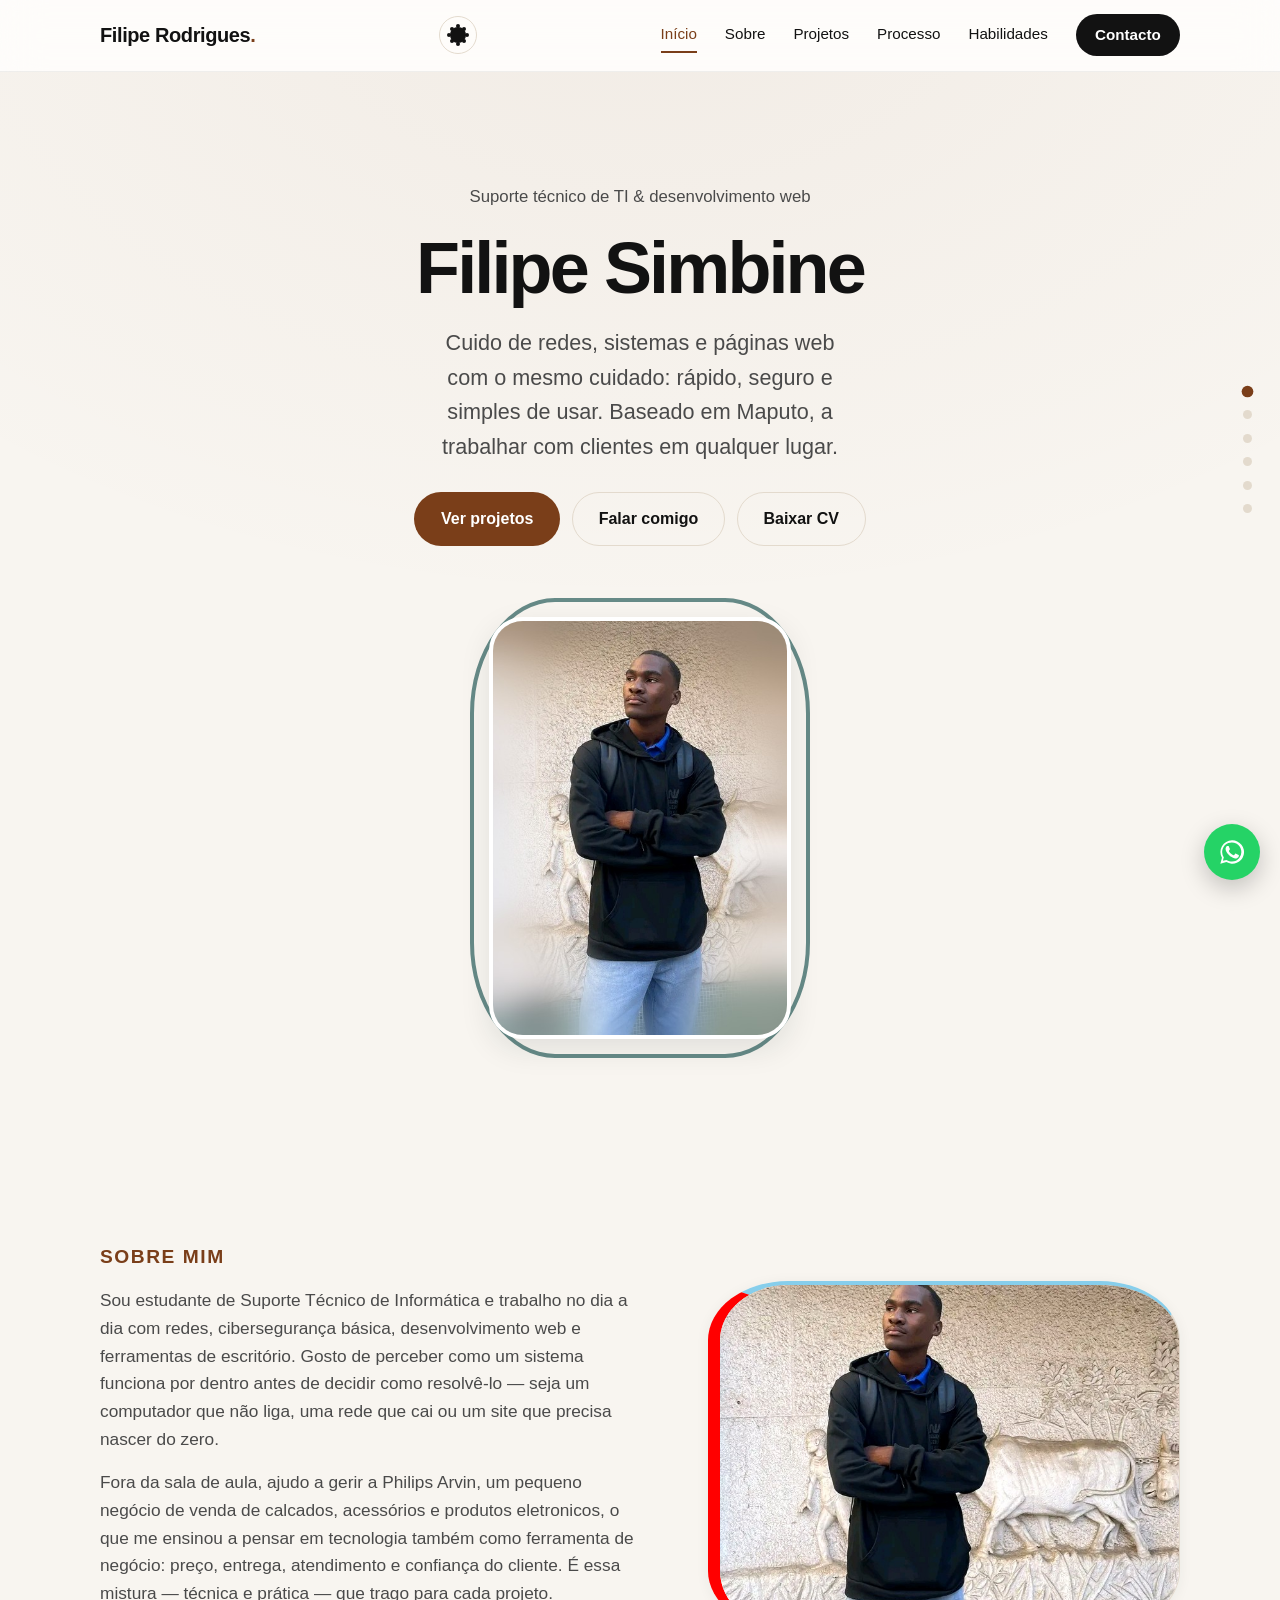
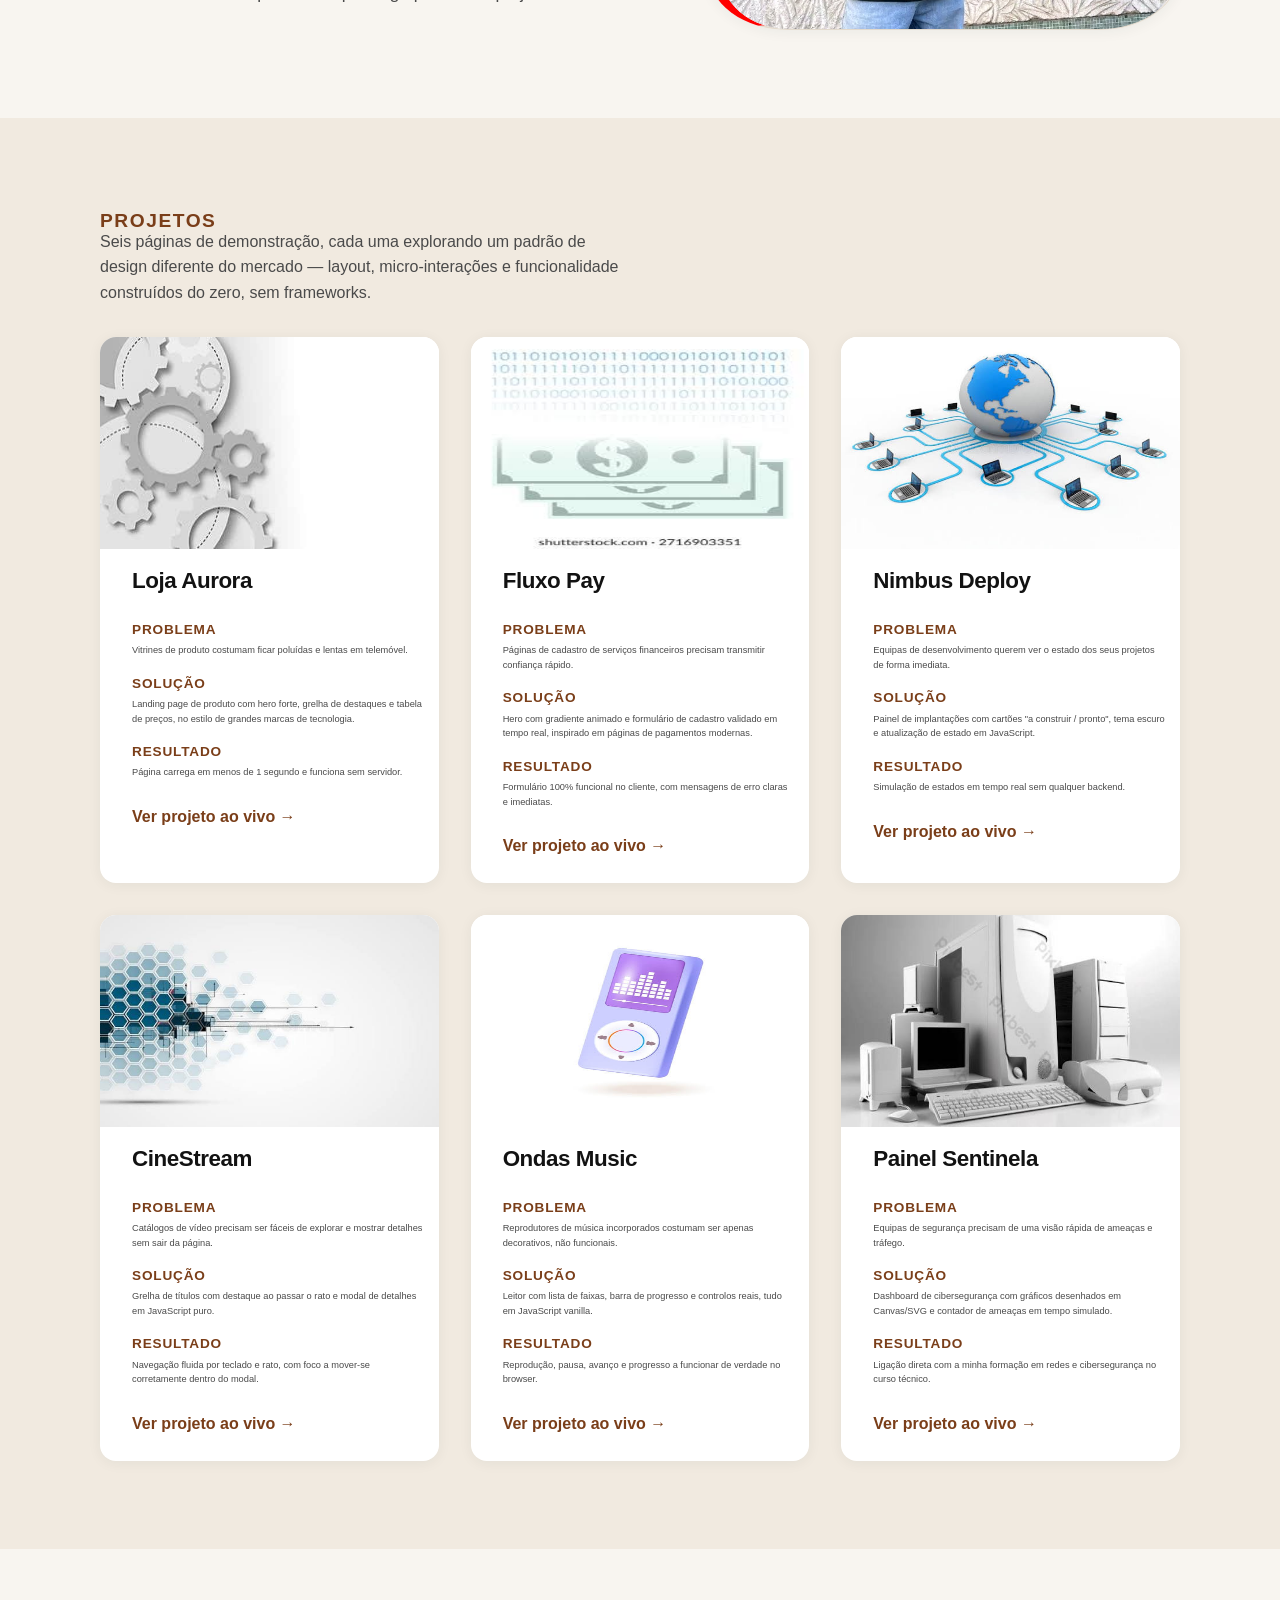
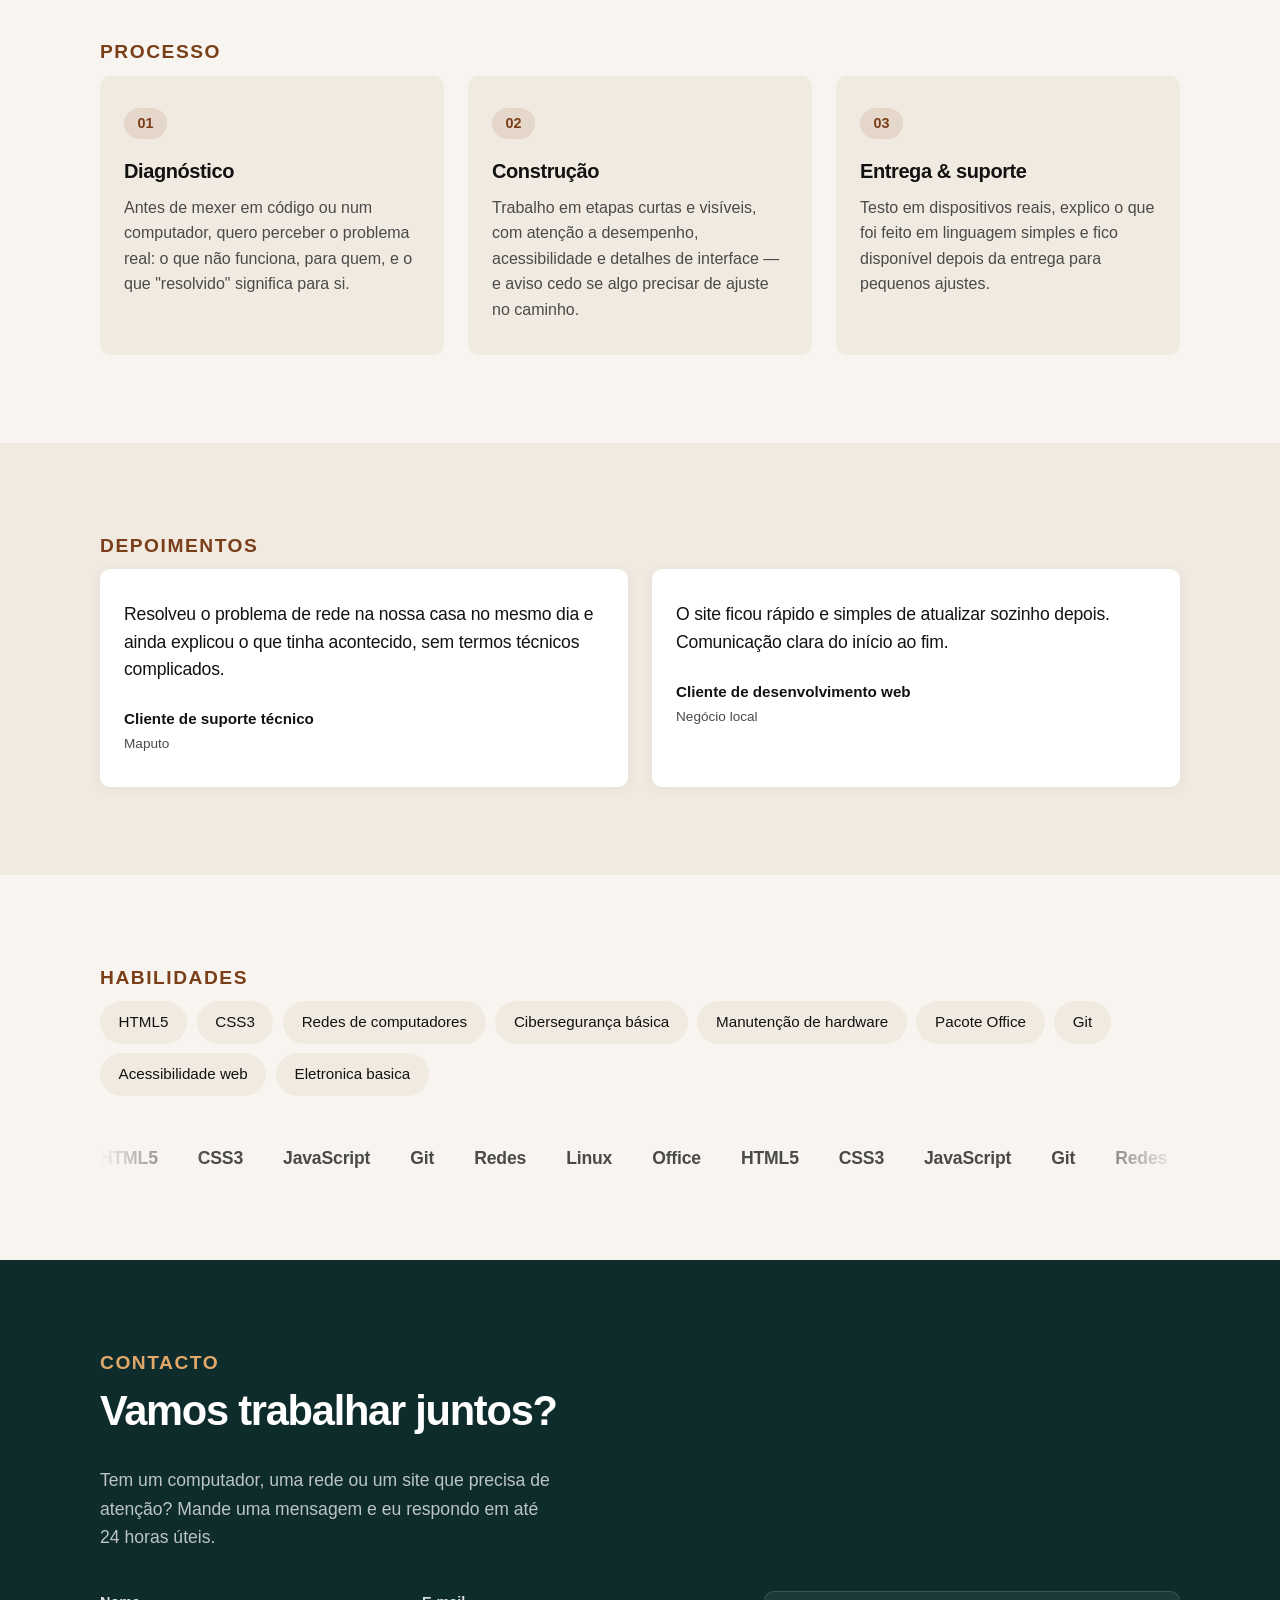
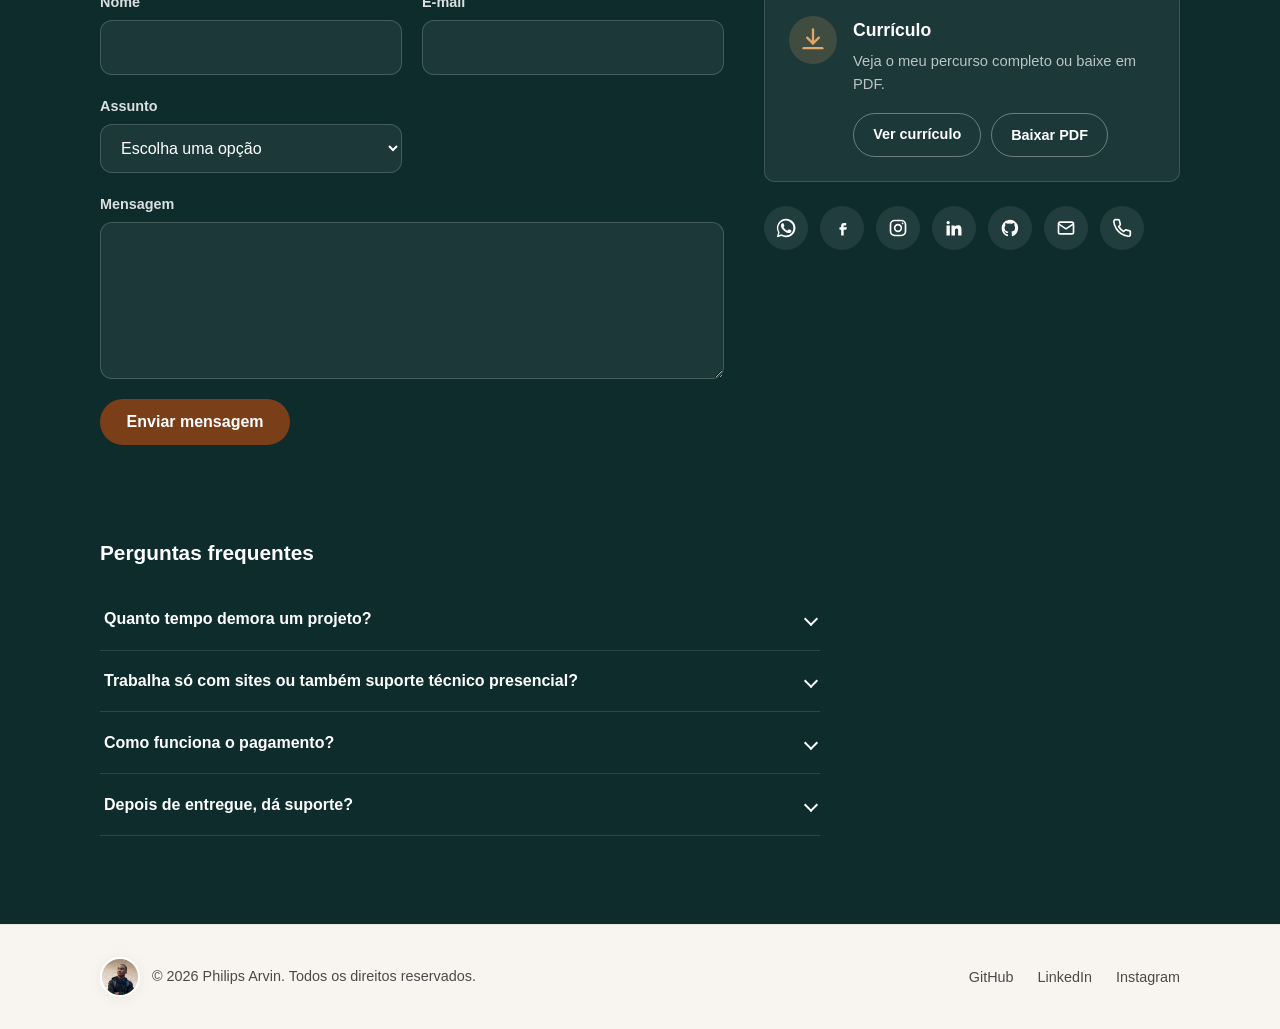
<file: index.html>
<!DOCTYPE html>
<html lang="pt-MZ">
<head>
  <meta charset="UTF-8">
  <meta name="viewport" content="width=device-width, initial-scale=1.0">

  <title>Filipe Rodrigues  — Suporte Técnico de TI &amp; Desenvolvimento Web</title>
  <meta name="description" content="Portfólio de Filipe Rodrigues: suporte técnico de TI, redes e desenvolvimento web em Maputo, Moçambique. Projetos, processo de trabalho e contacto.">
  <meta name="author" content="Filipe Rodrigues">

  <meta property="og:type" content="website">
  <meta property="og:title" content="Filipe Rodrigues — Suporte Técnico de TI & Desenvolvimento Web">
  <meta property="og:description" content="Projetos, processo de trabalho e contacto de Filipe Rodrigues: suporte técnico de TI, redes e desenvolvimento web em Maputo, Moçambique.">

  <meta property="og:image" content="foto-hero.jpg">
  <!-- URL final do site publicado -->
  <meta property="og:url" content="#">
  <meta property="og:locale" content="pt_MZ">
  <meta name="twitter:card" content="summary_large_image">

  <link rel="preload" href="style.css" as="style">
  <link rel="stylesheet" href="style.css">

  

  <script src="main.js" defer></script>
</head>
<body>

  <a class="pular-conteudo" href="#conteudo">Pular para o conteúdo</a>


  <header class="cabecalho">
    <nav class="navegacao" aria-label="Navegação principal">

      <a class="navegacao__logo" href="#inicio" aria-label="Voltar ao início">Filipe Rodrigues<span>.</span></a>

      <div class="navegacao__direita">
        <button class="navegacao__tema" id="botao-tema" type="button" aria-label="Alternar para tema escuro" aria-pressed="false">
          <span class="navegacao__tema-icone" aria-hidden="true"></span>
        </button>

        <button class="navegacao__botao" id="botao-menu" aria-expanded="false" aria-controls="menu">
          <span class="navegacao__icone" aria-hidden="true"></span>
          <span class="navegacao__rotulo">Menu</span>
        </button>
      </div>

      <ul class="navegacao__lista" id="menu">
        <li><a class="navegacao__link" href="#inicio">Início</a></li>
        <li><a class="navegacao__link" href="#sobre">Sobre</a></li>
        <li><a class="navegacao__link" href="#projetos">Projetos</a></li>
        <li><a class="navegacao__link" href="#processo">Processo</a></li>
        <li><a class="navegacao__link" href="#habilidades">Habilidades</a></li>
        <li><a class="navegacao__botao-cta" href="#contato">Contacto</a></li>
      </ul>
    </nav>
  </header>

  <!-- Navegação lateral por pontos  ) -->
  <nav class="ancoras-laterais" aria-label="Navegação por secções">
    <a href="#inicio" class="ancoras-laterais__ponto" data-secao="inicio" aria-label="Ir para Início"></a>
    <a href="#sobre" class="ancoras-laterais__ponto" data-secao="sobre" aria-label="Ir para Sobre"></a>
    <a href="#projetos" class="ancoras-laterais__ponto" data-secao="projetos" aria-label="Ir para Projetos"></a>
    <a href="#processo" class="ancoras-laterais__ponto" data-secao="processo" aria-label="Ir para Processo"></a>
    <a href="#habilidades" class="ancoras-laterais__ponto" data-secao="habilidades" aria-label="Ir para Habilidades"></a>
    <a href="#contato" class="ancoras-laterais__ponto" data-secao="contato" aria-label="Ir para Contacto"></a>
  </nav>

  <main id="conteudo">

    <!-- HERO  -->
    <section class="hero" id="inicio" aria-labelledby="hero-titulo">
      <div class="container hero__conteudo">

        <p class="hero__etiqueta">Suporte técnico de TI &amp; desenvolvimento web</p>
        <h1 class="hero__titulo" id="hero-titulo">Filipe Simbine</h1>
        <p class="hero__subtitulo">
          Cuido de redes, sistemas e páginas web com o mesmo cuidado: rápido,
          seguro e simples de usar. Baseado em Maputo, a trabalhar com
          clientes em qualquer lugar.
        </p>

        <div class="hero__acoes">
          <a class="botao botao--primario" href="#projetos">Ver projetos</a>
          <a class="botao botao--secundario" href="#contato">Falar comigo</a>
          <a class="botao botao--secundario" href="cv.html" target="_blank" rel="noopener noreferrer">Baixar CV</a>
        </div>

        <figure class="hero__foto">
          <img src="foto-hero.jpg" alt="minha foto" width="535" height="669">
        </figure>

      
    </section>

    <!-- ============================== SOBRE ============================== -->
    <section class="secao" id="sobre" aria-labelledby="sobre-titulo">
      <div class="container">
        <p class="secao__etiqueta">Sobre Mim</p>
        

        <div class="sobre__grelha">
          <div class="sobre__texto">
            <p>
              Sou estudante de Suporte Técnico de Informática e trabalho no
              dia a dia com redes, cibersegurança básica, desenvolvimento web
              e ferramentas de escritório. Gosto de perceber como um sistema
              funciona por dentro antes de decidir como resolvê-lo — seja um
              computador que não liga, uma rede que cai ou um site que precisa
              nascer do zero.
            </p>
            <p>
              Fora da sala de aula, ajudo a gerir a Philips Arvin, um pequeno
              negócio de venda de calcados, acessórios e produtos eletronicos, o que me
              ensinou a pensar em tecnologia também como ferramenta de
              negócio: preço, entrega, atendimento e confiança do cliente.
              É essa mistura — técnica e prática — que trago para cada
              projeto.
            </p>
          </div>

          <figure class="sobre__imagem">
            <img src="foto-sobre.jpg" alt="minha foto" width="715" height="536" loading="lazy">
          </figure>
        </div>
      </div>
    </section>

    <!-- ============================== PROJETOS (CASE STUDIES) ============================== -->
    <section class="secao secao--cinza" id="projetos" aria-labelledby="projetos-titulo">
      <div class="container">
        <p class="secao__etiqueta">Projetos</p>
        <p class="projetos__intro">
          Seis páginas de demonstração, cada uma explorando um padrão de
          design diferente do mercado — layout, micro-interações e
          funcionalidade construídos do zero, sem frameworks.
        </p>

        <div class="projetos">

          <article class="projeto">
            <figure class="projeto__imagem">
              <img src="IMG_6075a402-14d6-4a0d-a959-0ec2550dd14c.jpg" width="640" height="400" loading="lazy">
            </figure>
            <div class="projeto__corpo">
              <h3 class="projeto__titulo">Loja Aurora</h3>
              <dl class="projeto__detalhes">
                <div class="projeto__item">
                  <dt>Problema</dt>
                  <dd>Vitrines de produto costumam ficar poluídas e lentas em telemóvel.</dd>
                </div>
                <div class="projeto__item">
                  <dt>Solução</dt>
                  <dd>Landing page de produto com hero forte, grelha de destaques e tabela de preços, no estilo de grandes marcas de tecnologia.</dd>
                </div>
                <div class="projeto__item">
                  <dt>Resultado</dt>
                  <dd>Página carrega em menos de 1 segundo e funciona sem servidor.</dd>
                </div>
              </dl>
              <a class="projeto__link" href="projeto-01.html" target="_blank" rel="noopener noreferrer">
                Ver projeto ao vivo →
              </a>
            </div>
          </article>

          <article class="projeto">
            <figure class="projeto__imagem">
              <img src="IMG_8c7890ae-c7b7-4aad-a683-eac3e15b590b.jpg" alt="Miniatura do projeto Fluxo Pay" width="640" height="400" loading="lazy">
            </figure>
            <div class="projeto__corpo">
              <h3 class="projeto__titulo">Fluxo Pay</h3>
              <dl class="projeto__detalhes">
                <div class="projeto__item">
                  <dt>Problema</dt>
                  <dd>Páginas de cadastro de serviços financeiros precisam transmitir confiança rápido.</dd>
                </div>
                <div class="projeto__item">
                  <dt>Solução</dt>
                  <dd>Hero com gradiente animado e formulário de cadastro validado em tempo real, inspirado em páginas de pagamentos modernas.</dd>
                </div>
                <div class="projeto__item">
                  <dt>Resultado</dt>
                  <dd>Formulário 100% funcional no cliente, com mensagens de erro claras e imediatas.</dd>
                </div>
              </dl>
              <a class="projeto__link" href="projeto-02.html" target="_blank" rel="noopener noreferrer">
                Ver projeto ao vivo →
              </a>
            </div>
          </article>

          <article class="projeto">
            <figure class="projeto__imagem">
              <img src="IMG_ae22a8da-c499-41ee-9e34-0ca1a75e5505.jpg" alt="Miniatura do projeto Nimbus Deploy" width="640" height="400" loading="lazy">
            </figure>
            <div class="projeto__corpo">
              <h3 class="projeto__titulo">Nimbus Deploy</h3>
              <dl class="projeto__detalhes">
                <div class="projeto__item">
                  <dt>Problema</dt>
                  <dd>Equipas de desenvolvimento querem ver o estado dos seus projetos de forma imediata.</dd>
                </div>
                <div class="projeto__item">
                  <dt>Solução</dt>
                  <dd>Painel de implantações com cartões "a construir / pronto", tema escuro e atualização de estado em JavaScript.</dd>
                </div>
                <div class="projeto__item">
                  <dt>Resultado</dt>
                  <dd>Simulação de estados em tempo real sem qualquer backend.</dd>
                </div>
              </dl>
              <a class="projeto__link" href="projeto-03.html" target="_blank" rel="noopener noreferrer">
                Ver projeto ao vivo →
              </a>
            </div>
          </article>

          <article class="projeto">
            <figure class="projeto__imagem">
              <img src="IMG_b7a04b66-4912-4b0d-a929-d5afcd1e3c89.jpg" width="640" height="400" loading="lazy">
            </figure>
            <div class="projeto__corpo">
              <h3 class="projeto__titulo">CineStream</h3>
              <dl class="projeto__detalhes">
                <div class="projeto__item">
                  <dt>Problema</dt>
                  <dd>Catálogos de vídeo precisam ser fáceis de explorar e mostrar detalhes sem sair da página.</dd>
                </div>
                <div class="projeto__item">
                  <dt>Solução</dt>
                  <dd>Grelha de títulos com destaque ao passar o rato e modal de detalhes em JavaScript puro.</dd>
                </div>
                <div class="projeto__item">
                  <dt>Resultado</dt>
                  <dd>Navegação fluida por teclado e rato, com foco a mover-se corretamente dentro do modal.</dd>
                </div>
              </dl>
              <a class="projeto__link" href="https://sites.google.com/view/filiperodriguessimbine?usp=sharing" target="_blank" rel="noopener noreferrer">
                Ver projeto ao vivo →
              </a>
            </div>
          </article>

          <article class="projeto">
            <figure class="projeto__imagem">
                <img src="IMG_415cd911-01ee-47e7-8336-78bed82babec.jpg" width="640" height="400" loading="lazy">
            </figure>
            <div class="projeto__corpo">
              <h3 class="projeto__titulo">Ondas Music</h3>
              <dl class="projeto__detalhes">
                <div class="projeto__item">
                  <dt>Problema</dt>
                  <dd>Reprodutores de música incorporados costumam ser apenas decorativos, não funcionais.</dd>
                </div>
                <div class="projeto__item">
                  <dt>Solução</dt>
                  <dd>Leitor com lista de faixas, barra de progresso e controlos reais, tudo em JavaScript vanilla.</dd>
                </div>
                <div class="projeto__item">
                  <dt>Resultado</dt>
                  <dd>Reprodução, pausa, avanço e progresso a funcionar de verdade no browser.</dd>
                </div>
              </dl>
              <a class="projeto__link" href="projeto-05.html" target="_blank" rel="noopener noreferrer">
                Ver projeto ao vivo →
              </a>
            </div>
          </article>

          <article class="projeto">
            <figure class="projeto__imagem">
              <img src="IMG_a633fd47-0208-41c5-b326-110c987c7daa.jpg" alt="Miniatura do projeto Painel Sentinela" width="640" height="400" loading="lazy">
            </figure>
            <div class="projeto__corpo">
              <h3 class="projeto__titulo">Painel Sentinela</h3>
              <dl class="projeto__detalhes">
                <div class="projeto__item">
                  <dt>Problema</dt>
                  <dd>Equipas de segurança precisam de uma visão rápida de ameaças e tráfego.</dd>
                </div>
                <div class="projeto__item">
                  <dt>Solução</dt>
                  <dd>Dashboard de cibersegurança com gráficos desenhados em Canvas/SVG e contador de ameaças em tempo simulado.</dd>
                </div>
                <div class="projeto__item">
                  <dt>Resultado</dt>
                  <dd>Ligação direta com a minha formação em redes e cibersegurança no curso técnico.</dd>
                </div>
              </dl>
              <a class="projeto__link" href="projeto-06.html" target="_blank" rel="noopener noreferrer">
                Ver projeto ao vivo →
              </a>
            </div>
          </article>

        </div>
      </div>
    </section>
    <!-- ============================== PROCESSO ============================== -->
    <section class="secao" id="processo" aria-labelledby="processo-titulo">
      <div class="container">
        <p class="secao__etiqueta">Processo</p>

        <ol class="passos">
          <li class="passo">
            <span class="passo__numero" aria-hidden="true">01</span>
            <h3 class="passo__titulo">Diagnóstico</h3>
            <p class="passo__texto">
              Antes de mexer em código ou num computador, quero perceber o
              problema real: o que não funciona, para quem, e o que "resolvido"
              significa para si.
            </p>
          </li>
          <li class="passo">
            <span class="passo__numero" aria-hidden="true">02</span>
            <h3 class="passo__titulo">Construção</h3>
            <p class="passo__texto">
              Trabalho em etapas curtas e visíveis, com atenção a
              desempenho, acessibilidade e detalhes de interface — e aviso
              cedo se algo precisar de ajuste no caminho.
            </p>
          </li>
          <li class="passo">
            <span class="passo__numero" aria-hidden="true">03</span>
            <h3 class="passo__titulo">Entrega &amp; suporte</h3>
            <p class="passo__texto">
              Testo em dispositivos reais, explico o que foi feito em
              linguagem simples e fico disponível depois da entrega para
              pequenos ajustes.
            </p>
          </li>
        </ol>
      </div>
    </section>

    <!-- ============================== DEPOIMENTOS ============================== -->
    <section class="secao secao--cinza" id="depoimentos" aria-labelledby="depoimentos-titulo">
      <div class="container">
        <p class="secao__etiqueta">Depoimentos</p>

        
        <div class="depoimentos">
          <figure class="depoimento">
            <blockquote class="depoimento__citacao">
              <p>
                Resolveu o problema de rede na nossa casa no mesmo dia e
                ainda explicou o que tinha acontecido, sem termos técnicos
                complicados.
              </p>
            </blockquote>
            <figcaption class="depoimento__autor">
              <strong>Cliente de suporte técnico</strong>
              <span> Maputo</span>
            </figcaption>
          </figure>

          <figure class="depoimento">
            <blockquote class="depoimento__citacao">
              <p>
                O site ficou rápido e simples de atualizar sozinho depois.
                Comunicação clara do início ao fim.
              </p>
            </blockquote>
            <figcaption class="depoimento__autor">
              <strong>Cliente de desenvolvimento web</strong>
              <span>Negócio local</span>
            </figcaption>
          </figure>
        </div>
      </div>
    </section>

    <!-- ============================== HABILIDADES ============================== -->
    <section class="secao" id="habilidades" aria-labelledby="habilidades-titulo">
      <div class="container">
        <p class="secao__etiqueta">Habilidades</p>

        <ul class="habilidades">
          <li class="habilidade">HTML5</li>
          <li class="habilidade">CSS3</li>
          <li class="habilidade">Redes de computadores</li>
          <li class="habilidade">Cibersegurança básica</li>
          <li class="habilidade">Manutenção de hardware</li>
          <li class="habilidade">Pacote Office</li>
          <li class="habilidade">Git</li>
          <li class="habilidade">Acessibilidade web</li>
          <li class="habilidade">Eletronica basica</li>
        </ul>

        <!--  ícones  -->
        <div class="faixa-logos" aria-label="Tecnologias que uso com frequência">
          <div class="faixa-logos__trilha">
            <span class="faixa-logos__item">HTML5</span>
            <span class="faixa-logos__item">CSS3</span>
            <span class="faixa-logos__item">JavaScript</span>
            <span class="faixa-logos__item">Git</span>
            <span class="faixa-logos__item">Redes</span>
            <span class="faixa-logos__item">Linux</span>
            <span class="faixa-logos__item">Office</span>
            <!--  efeito de faixa contínua -->
            <span class="faixa-logos__item" aria-hidden="true">HTML5</span>
            <span class="faixa-logos__item" aria-hidden="true">CSS3</span>
            <span class="faixa-logos__item" aria-hidden="true">JavaScript</span>
            <span class="faixa-logos__item" aria-hidden="true">Git</span>
            <span class="faixa-logos__item" aria-hidden="true">Redes</span>
            <span class="faixa-logos__item" aria-hidden="true">Linux</span>
            <span class="faixa-logos__item" aria-hidden="true">Office</span>
          </div>
        </div>
      </div>
    </section>

    <!-- ============================== CONTATO ============================== -->
    <section class="secao secao--destaque" id="contato" aria-labelledby="contato-titulo">
      <div class="container">
        <p class="secao__etiqueta secao__etiqueta--clara">Contacto</p>
        <h2 class="secao__titulo" id="contato-titulo">Vamos trabalhar juntos?</h2>
        <p class="contato__texto">
          Tem um computador, uma rede ou um site que precisa de atenção?
          Mande uma mensagem e eu respondo em até 24 horas úteis.
        </p>

        <div class="contato__grelha">
          <form class="formulario" id="form-contato" novalidate>
            <div class="formulario__campo">
              <label for="nome">Nome</label>
              <input type="text" id="nome" name="nome" autocomplete="name" required>
            </div>

            <div class="formulario__campo">
              <label for="email">E-mail</label>
              <input type="email" id="email" name="email" autocomplete="email" required>
            </div>

            <div class="formulario__campo">
              <label for="assunto">Assunto</label>
              <select id="assunto" name="assunto" required>
                <option value="">Escolha uma opção</option>
                <option value="orcamento">Orçamento</option>
                <option value="parceria">Parceria</option>
                <option value="duvida">Dúvida</option>
                <option value="outro">Outro</option>
              </select>
            </div>

            <div class="formulario__campo formulario__campo--inteiro">
              <label for="mensagem">Mensagem</label>
              <textarea id="mensagem" name="mensagem" rows="5" required></textarea>
            </div>

            <button class="botao botao--primario formulario__botao" type="submit">Enviar mensagem</button>
            <p class="formulario__status" id="form-status" role="status" aria-live="polite"></p>
          </form>

          <div class="contato__lateral">
            <!-- Card de currículo -->
            <div class="cartao-cv">
              <div class="cartao-cv__icone" aria-hidden="true">
                <svg viewBox="0 0 24 24" width="28" height="28" fill="none" stroke="currentColor" stroke-width="2" stroke-linecap="round" stroke-linejoin="round">
                  <path d="M12 3v12"></path>
                  <path d="M7 10l5 5 5-5"></path>
                  <path d="M4 19h16"></path>
                </svg>
              </div>
              <div>
                <h3 class="cartao-cv__titulo">Currículo</h3>
                <p class="cartao-cv__texto">Veja o meu percurso completo ou baixe em PDF.</p>
                <div class="cartao-cv__acoes">
                  <a class="botao botao--secundario botao--claro" href="cv.html" target="_blank" rel="noopener noreferrer">Ver currículo</a>
                  <button class="botao botao--secundario botao--claro" id="botao-baixar-cv" type="button">Baixar PDF</button>
                </div>
              </div>
            </div>

            <!-- Ícones sociais -->
            <ul class="redes-sociais" aria-label="Redes sociais e contacto directo">
              <li>
                
                <a href="https://wa.me/258879981653" aria-label="WhatsApp" rel="noopener noreferrer" target="_blank">
                  <svg viewBox="0 0 24 24" width="22" height="22" fill="currentColor" aria-hidden="true"><path d="M17.5 14.4c-.3-.1-1.7-.9-2-1-.3-.1-.5-.1-.7.1-.2.3-.8 1-.9 1.1-.2.2-.3.2-.6.1-.3-.1-1.2-.4-2.3-1.4-.9-.8-1.4-1.7-1.6-2-.2-.3 0-.5.1-.6.1-.1.3-.3.4-.5.1-.2.2-.3.3-.5.1-.2 0-.4 0-.5C10 9 9.5 7.7 9.3 7.2c-.2-.5-.4-.4-.6-.4h-.5c-.2 0-.5.1-.7.3-.3.3-1 1-1 2.4s1 2.8 1.1 3c.1.2 2 3 4.8 4.3.7.3 1.2.5 1.6.6.7.2 1.3.2 1.8.1.5-.1 1.7-.7 1.9-1.4.2-.7.2-1.2.2-1.4-.1-.1-.3-.2-.6-.3z"/><path d="M12 2a10 10 0 0 0-8.6 15L2 22l5.2-1.4A10 10 0 1 0 12 2zm0 18.2c-1.6 0-3.1-.4-4.4-1.2l-.3-.2-3.1.8.8-3-.2-.3A8.2 8.2 0 1 1 12 20.2z"/></svg>
                </a>
              </li>
              <li>
                
                <a href="https://facebook.com/profile.php?id=61582801220933" aria-label="Facebook" rel="noopener noreferrer" target="_blank">
                  <svg viewBox="0 0 24 24" width="20" height="20" fill="currentColor" aria-hidden="true"><path d="M14 9h3V6h-3c-1.7 0-3 1.3-3 3v2H9v3h2v7h3v-7h3l1-3h-4V9c0-.6.4-1 1-1z"/></svg>
                </a>
              </li>
              <li>
                
                <a href="https://instagram.com/filipesimbine23?stkn=MTFrdXpwZ241dWdkNg==" aria-label="Instagram" rel="noopener noreferrer" target="_blank">
                  <svg viewBox="0 0 24 24" width="20" height="20" fill="none" stroke="currentColor" stroke-width="2"><rect x="3" y="3" width="18" height="18" rx="5"/><circle cx="12" cy="12" r="4"/><circle cx="17.5" cy="6.5" r="1" fill="currentColor" stroke="none"/></svg>
                </a>
              </li>
              <li>
                <a href="https://linkedin.com/in/philips-filipe-78945a363?utm_source=share_via&utm_content=profile&utm_medium=member_android" aria-label="LinkedIn" rel="noopener noreferrer" target="_blank">
                  <svg viewBox="0 0 24 24" width="20" height="20" fill="currentColor" aria-hidden="true"><path d="M4.98 3.5a2 2 0 1 1 0 4 2 2 0 0 1 0-4zM3 9h4v12H3zM9 9h3.8v1.7h.1c.5-1 1.8-2 3.7-2 4 0 4.4 2.5 4.4 5.9V21h-4v-5.5c0-1.3 0-3-1.8-3s-2.1 1.4-2.1 2.9V21H9z"/></svg>
                </a>
              </li>
              <li>
               
                <a href="https://github.com/philipsfilipe6-code" aria-label="GitHub" rel="noopener noreferrer" target="_blank">
                  <svg viewBox="0 0 24 24" width="20" height="20" fill="currentColor" aria-hidden="true"><path d="M12 2C6.5 2 2 6.6 2 12.2c0 4.5 2.9 8.3 6.8 9.6.5.1.7-.2.7-.5v-1.9c-2.8.6-3.4-1.3-3.4-1.3-.5-1.2-1.1-1.5-1.1-1.5-.9-.6.1-.6.1-.6 1 .1 1.5 1 1.5 1 .9 1.5 2.3 1.1 2.9.8.1-.7.4-1.1.6-1.4-2.3-.3-4.6-1.1-4.6-5 0-1.1.4-2 1-2.7-.1-.3-.5-1.3.1-2.7 0 0 .8-.3 2.7 1a9.4 9.4 0 0 1 5 0c1.9-1.3 2.7-1 2.7-1 .6 1.4.2 2.4.1 2.7.6.7 1 1.6 1 2.7 0 3.9-2.3 4.7-4.6 5 .4.3.7 1 .7 2v3c0 .3.2.6.7.5 4-1.3 6.8-5.1 6.8-9.6C22 6.6 17.5 2 12 2z"/></svg>
                </a>
              </li>
              <li>
                <a href="philipsfilipe6@gmail.com" aria-label="E-mail">
                  <svg viewBox="0 0 24 24" width="20" height="20" fill="none" stroke="currentColor" stroke-width="2"><rect x="3" y="5" width="18" height="14" rx="2"/><path d="m3 7 9 6 9-6"/></svg>
                </a>
              </li>
              <li>
                <a href="tel:+258879981653" aria-label="Telefone">
                  <svg viewBox="0 0 24 24" width="20" height="20" fill="none" stroke="currentColor" stroke-width="2" stroke-linecap="round" stroke-linejoin="round"><path d="M22 16.9v3a2 2 0 0 1-2.2 2 19.8 19.8 0 0 1-8.6-3 19.5 19.5 0 0 1-6-6 19.8 19.8 0 0 1-3-8.7A2 2 0 0 1 4.1 2h3a2 2 0 0 1 2 1.7c.1 1 .3 2 .7 3a2 2 0 0 1-.4 2.1L8 10.2a16 16 0 0 0 6 6l1.4-1.4a2 2 0 0 1 2.1-.4c1 .4 2 .6 3 .7a2 2 0 0 1 1.7 2z"/></svg>
                </a>
              </li>
            </ul>
          </div>
        </div>

        <!-- FAQ acessível -->
        <div class="faq">
          <h3 class="faq__titulo">Perguntas frequentes</h3>

          <div class="faq__item">
            <button class="faq__pergunta" id="faq-1" aria-expanded="false" aria-controls="faq-resposta-1">
              Quanto tempo demora um projeto?
              <span class="faq__seta" aria-hidden="true"></span>
            </button>
            <div class="faq__resposta" id="faq-resposta-1" role="region" aria-labelledby="faq-1" hidden>
              <p>Depende do tamanho: uma correção simples pode ser no mesmo dia; um site completo costuma levar de 1 a 3 semanas, combinado desde o início.</p>
            </div>
          </div>

          <div class="faq__item">
            <button class="faq__pergunta" id="faq-2" aria-expanded="false" aria-controls="faq-resposta-2">
              Trabalha só com sites ou também suporte técnico presencial?
              <span class="faq__seta" aria-hidden="true"></span>
            </button>
            <div class="faq__resposta" id="faq-resposta-2" role="region" aria-labelledby="faq-2" hidden>
              <p>Os dois. Faço suporte técnico e redes presencialmente na região de Maputo, e desenvolvimento web para qualquer lugar, de forma remota.</p>
            </div>
          </div>

          <div class="faq__item">
            <button class="faq__pergunta" id="faq-3" aria-expanded="false" aria-controls="faq-resposta-3">
              Como funciona o pagamento?
              <span class="faq__seta" aria-hidden="true"></span>
            </button>
            <div class="faq__resposta" id="faq-resposta-3" role="region" aria-labelledby="faq-3" hidden>
              <p>Combinamos um valor fixo antes de começar, normalmente com um sinal inicial e o restante na entrega.</p>
            </div>
          </div>

          <div class="faq__item">
            <button class="faq__pergunta" id="faq-4" aria-expanded="false" aria-controls="faq-resposta-4">
              Depois de entregue, dá suporte?
              <span class="faq__seta" aria-hidden="true"></span>
            </button>
            <div class="faq__resposta" id="faq-resposta-4" role="region" aria-labelledby="faq-4" hidden>
              <p>Sim. Fico disponível por um período combinado para pequenos ajustes e dúvidas sem custo extra.</p>
            </div>
          </div>
        </div>
      </div>
    </section>
  </main>

  <!-- ============================== FOOTER ============================== -->
  <footer class="rodape">
    <div class="container rodape__conteudo">
      <div class="rodape__identidade">
        <img class="rodape__avatar" src="foto-avatar.jpg" alt="minha foto" width="40" height="40" loading="lazy">
        <p class="rodape__copy">© <span id="ano-atual"></span> Philips Arvin. Todos os direitos reservados.</p>
      </div>

      <ul class="rodape__social" aria-label="Redes sociais">
        
        <li><a href="https://github.com/philipsfilipe6-code" rel="noopener noreferrer" target="_blank">GitHub</a></li>
        <li><a href="https://linkedin.com/in/philips-filipe-78945a363?utm_source=share_via&utm_content=profile&utm_medium=member_android" rel="noopener noreferrer" target="_blank">LinkedIn</a></li>
        
        <li><a href="https://instagram.com/filipesimbine23?stkn=MTFrdXpwZ241dWdkNg==" rel="noopener noreferrer" target="_blank">Instagram</a></li>
      </ul>
    </div>
  </footer>

  <!--  WhatsApp flutuante  -->
  <a class="whatsapp-flutuante" href="https://wa.me/258879981653" target="_blank" rel="noopener noreferrer" aria-label="Falar no WhatsApp">
    <svg viewBox="0 0 24 24" width="28" height="28" fill="currentColor" aria-hidden="true"><path d="M17.5 14.4c-.3-.1-1.7-.9-2-1-.3-.1-.5-.1-.7.1-.2.3-.8 1-.9 1.1-.2.2-.3.2-.6.1-.3-.1-1.2-.4-2.3-1.4-.9-.8-1.4-1.7-1.6-2-.2-.3 0-.5.1-.6.1-.1.3-.3.4-.5.1-.2.2-.3.3-.5.1-.2 0-.4 0-.5C10 9 9.5 7.7 9.3 7.2c-.2-.5-.4-.4-.6-.4h-.5c-.2 0-.5.1-.7.3-.3.3-1 1-1 2.4s1 2.8 1.1 3c.1.2 2 3 4.8 4.3.7.3 1.2.5 1.6.6.7.2 1.3.2 1.8.1.5-.1 1.7-.7 1.9-1.4.2-.7.2-1.2.2-1.4-.1-.1-.3-.2-.6-.3z"/><path d="M12 2a10 10 0 0 0-8.6 15L2 22l5.2-1.4A10 10 0 1 0 12 2zm0 18.2c-1.6 0-3.1-.4-4.4-1.2l-.3-.2-3.1.8.8-3-.2-.3A8.2 8.2 0 1 1 12 20.2z"/></svg>
  </a>

  <!-- Botão flutuante "voltar ao topo" -->
  <button class="voltar-topo" id="botao-topo" type="button" aria-label="Voltar ao topo" hidden>
    <svg viewBox="0 0 24 24" width="20" height="20" fill="none" stroke="currentColor" stroke-width="2.5" stroke-linecap="round" stroke-linejoin="round" aria-hidden="true"><path d="M18 15l-6-6-6 6"/></svg>
  </button>

  <!-- Notificação toast  -->
  <div class="toast" id="toast" role="status" aria-live="polite" hidden></div>

  
</body>
</html>
</file>
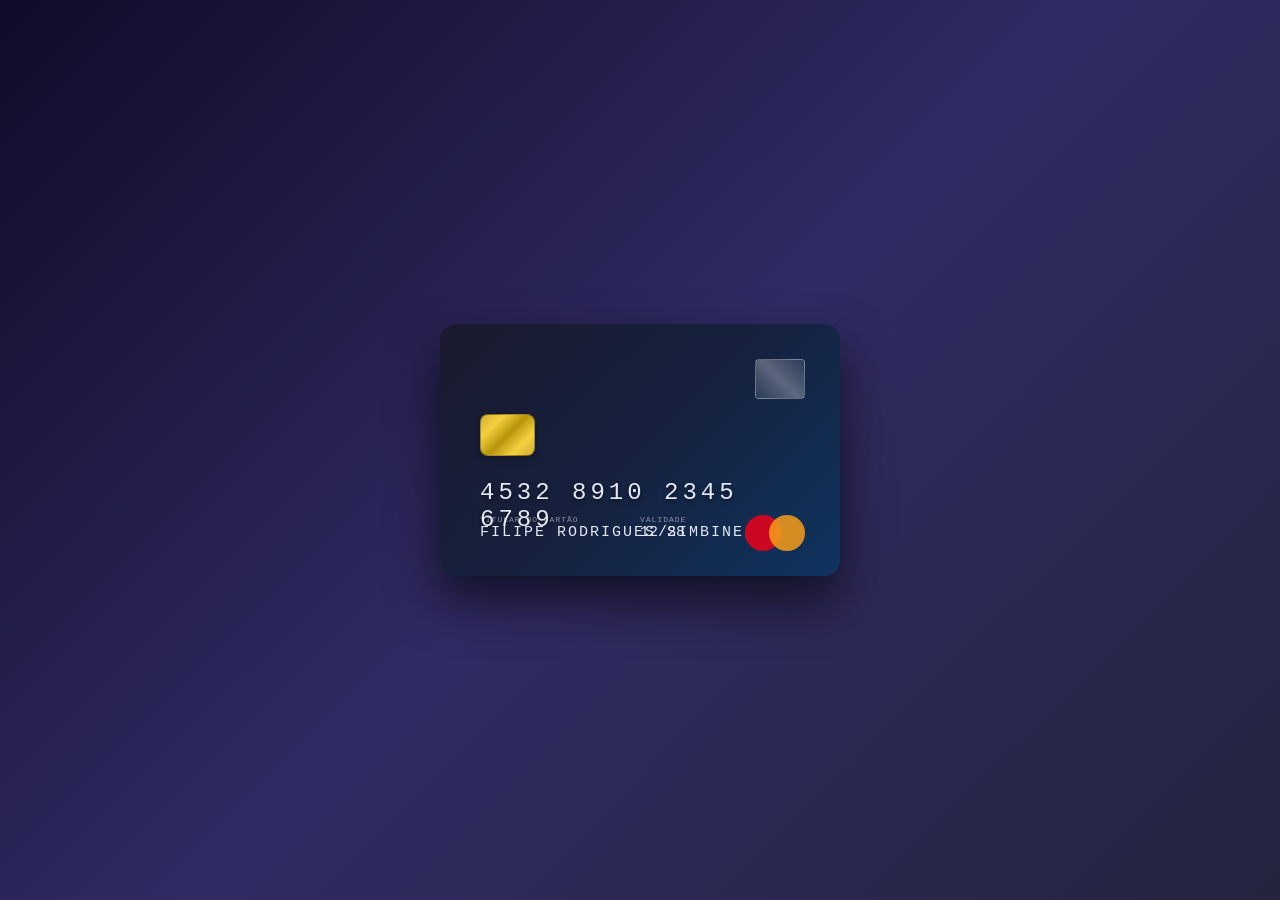
<file: cartao black.html>
<!DOCTYPE html>
<html lang="pt">
<head>
  <meta charset="UTF-8">
  <title>Cartão de Crédito Realista</title>
  <style>
    * { box-sizing: border-box; margin: 0; padding: 0; }

    body {
      background: linear-gradient(135deg, #0f0c29, #302b63, #24243e);
      min-height: 100vh;
      display: flex;
      align-items: center;
      justify-content: center;
      font-family: 'Courier New', monospace;
    }

    /* Container 3D */
    .card-container {
      perspective: 1000px;
      width: 400px;
      height: 252px;
    }

    .card {
      width: 100%;
      height: 100%;
      position: relative;
      transform-style: preserve-3d;
      transition: transform 0.8s;
      cursor: pointer;
    }

    .card:hover { transform: rotateY(180deg); }

    /* Frente e verso */
    .card-front, .card-back {
      position: absolute;
      width: 100%;
      height: 100%;
      backface-visibility: hidden;
      border-radius: 16px;
      overflow: hidden;
      box-shadow: 0 25px 50px rgba(0,0,0,0.6);
    }

    /* === FRENTE === */
    .card-front {
      background: linear-gradient(135deg, #1a1a2e, #16213e, #0f3460);
    }

    /* Chip EMV dourado */
    .chip {
      position: absolute;
      top: 90px; left: 40px;
      width: 55px; height: 42px;
      background: linear-gradient(135deg, #d4af37, #f4d03f, #b7950b, #f4d03f, #d4af37);
      border-radius: 8px;
      border: 1px solid rgba(0,0,0,0.3);
      box-shadow: 0 2px 8px rgba(0,0,0,0.3);
    }

    /* Número do cartão */
    .card-number {
      position: absolute;
      top: 155px; left: 40px; right: 40px;
      font-size: 24px;
      letter-spacing: 4px;
      color: #e2e8f0;
      text-shadow: 0 2px 4px rgba(0,0,0,0.5);
    }

    /* Titular */
    .card-holder {
      position: absolute;
      bottom: 35px; left: 40px;
    }
    .label {
      font-size: 8px;
      text-transform: uppercase;
      letter-spacing: 1px;
      color: rgba(255,255,255,0.5);
    }
    .holder-name {
      font-size: 15px;
      color: #e2e8f0;
      text-transform: uppercase;
      letter-spacing: 2px;
    }

    /* Validade */
    .expiry {
      position: absolute;
      bottom: 35px; left: 200px;
    }
    .expiry-date {
      font-size: 15px;
      color: #e2e8f0;
    }

    /* Logo Mastercard */
    .logo {
      position: absolute;
      bottom: 25px; right: 35px;
      display: flex;
    }
    .logo-circle {
      width: 36px; height: 36px;
      border-radius: 50%;
      opacity: 0.85;
    }
    .logo-red { background: #eb001b; margin-right: -12px; }
    .logo-orange { background: #f79e1b; }

    /* Holograma brilhante */
    .hologram {
      position: absolute;
      top: 35px; right: 35px;
      width: 50px; height: 40px;
      background: linear-gradient(45deg, 
        rgba(255,255,255,0.1), 
        rgba(255,255,255,0.3), 
        rgba(255,255,255,0.1));
      border-radius: 4px;
      border: 1px solid rgba(255,255,255,0.2);
    }

    /* === VERSO === */
    .card-back {
      background: linear-gradient(135deg, #1a1a2e, #16213e, #0f3460);
      transform: rotateY(180deg);
    }

    .magnetic-strip {
      position: absolute;
      top: 30px; left: 0; right: 0;
      height: 50px;
      background: linear-gradient(180deg, #0a0a0a, #1a1a1a, #0a0a0a);
    }

    .signature-panel {
      position: absolute;
      top: 100px; left: 30px;
      width: 240px; height: 40px;
      background: repeating-linear-gradient(
        0deg, #e8e8e8, #e8e8e8 2px, #f0f0f0 2px, #f0f0f0 4px
      );
      border-radius: 4px;
    }

    .cvv {
      position: absolute;
      top: 108px; left: 280px;
      font-size: 14px; color: #1a1a2e;
      background: #e8e8e8;
      padding: 4px 8px;
      border-radius: 3px;
      font-weight: bold;
    }

    .back-text {
      position: absolute;
      bottom: 30px; left: 30px; right: 30px;
      font-size: 7px;
      color: rgba(255,255,255,0.4);
      line-height: 1.6;
      text-align: justify;
    }
  </style>
</head>
<body>

  <div class="card-container">
    <div class="card">
      
      <!-- FRENTE -->
      <div class="card-front">
        <div class="hologram"></div>
        <div class="chip"></div>
        <div class="card-number">4532  8910  2345  6789</div>
        
        <div class="card-holder">
          <div class="label">Titular do Cartão</div>
          <div class="holder-name">Filipe Rodrigues Simbine</div>
        </div>
        
        <div class="expiry">
          <div class="label">Validade</div>
          <div class="expiry-date">12/28</div>
        </div>
        
        <div class="logo">
          <div class="logo-circle logo-red"></div>
          <div class="logo-circle logo-orange"></div>
        </div>
      </div>

      <!-- VERSO -->
      <div class="card-back">
        <div class="magnetic-strip"></div>
        <div class="signature-panel"></div>
        <div class="cvv">433</div>
        <div class="back-text">
          Este cartão é propriedade do banco emissor e deve ser devolvido quando solicitado.
          O uso deste cartão está sujeito ao contrato de adesão.
        </div>
      </div>

    </div>
  </div>

</body>
</html>
</file>
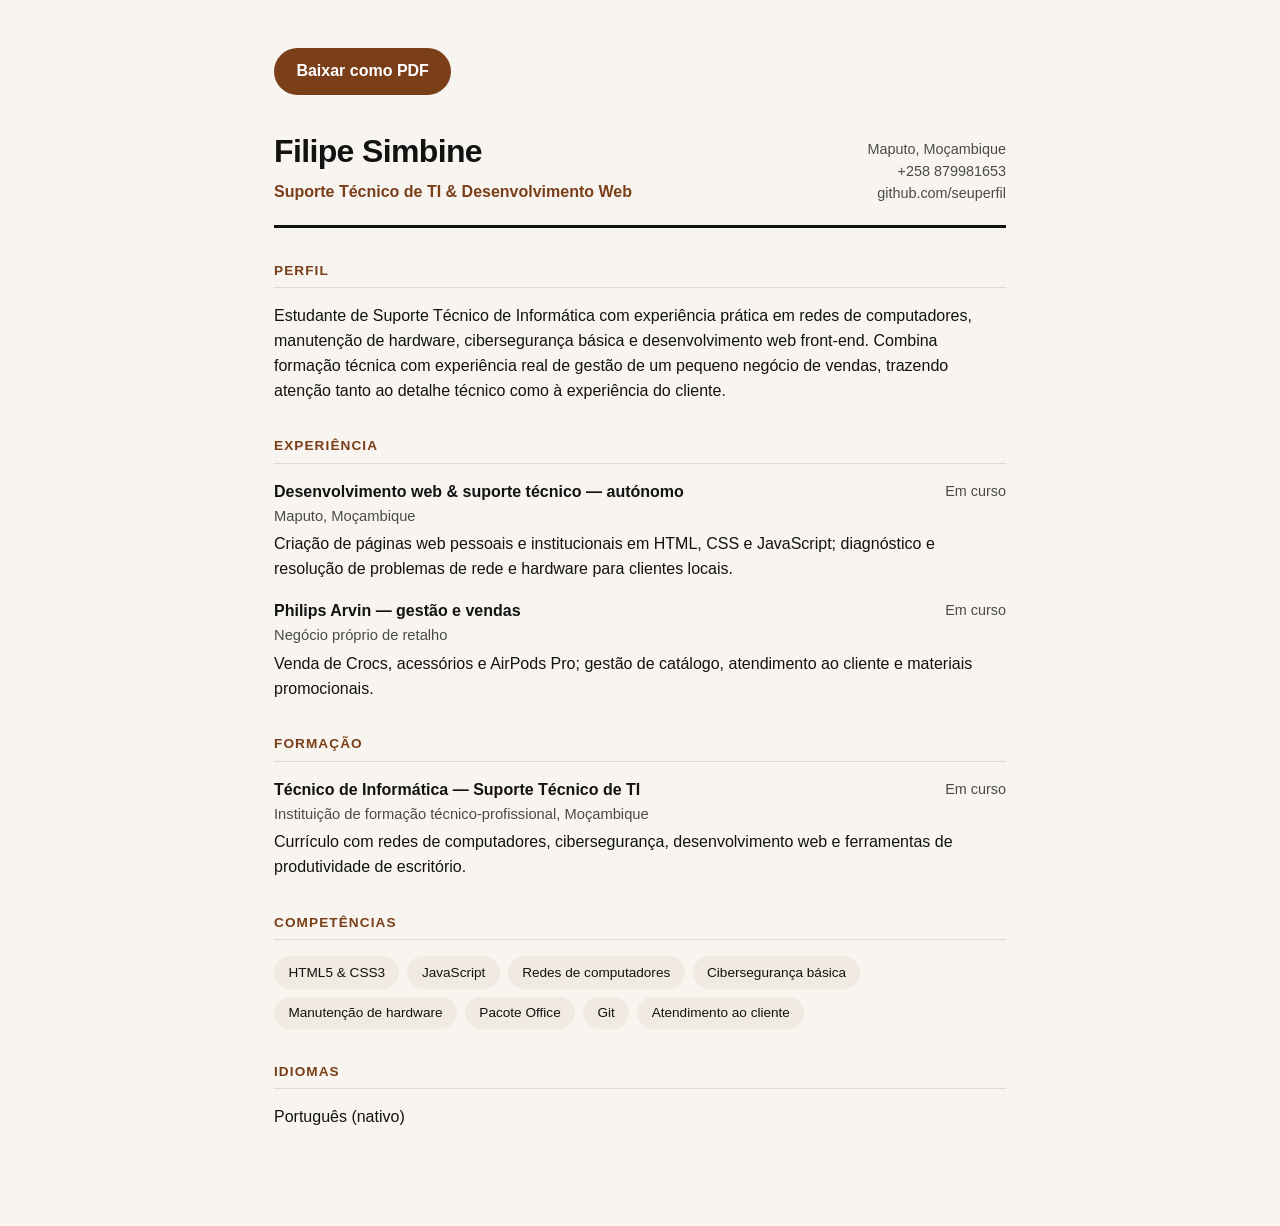
<file: cv.html>
<!DOCTYPE html>
<html lang="pt-MZ">
<head>
<meta charset="UTF-8">
<meta name="viewport" content="width=device-width, initial-scale=1.0">
<title>Meu Currículo</title>
<meta name="description" content="Currículo de Milionário: suporte técnico de TI, redes e desenvolvimento web.">
<style>
  :root {
    --fundo: #F8F5F0;
    --texto: #121212;
    --texto-suave: #4A4A4A;
    --destaque: #7A3E19;
    --borda: #E3DACD;
    --chip: #F1EAE0;
    --fonte: -apple-system, BlinkMacSystemFont, "Segoe UI", Roboto, "Helvetica Neue", Arial, sans-serif;
  }
  * { box-sizing: border-box; margin: 0; padding: 0; }
  body {
    font-family: var(--fonte);
    color: var(--texto);
    line-height: 1.55;
    max-width: 780px;
    background: var(--fundo);
    margin: 0 auto;
    padding: 3rem 1.5rem 4rem;
  }
  header.cv-header {
    display: flex;
    justify-content: space-between;
    align-items: flex-end;
    flex-wrap: wrap;
    gap: 1rem;
    border-bottom: 3px solid var(--texto);
    padding-bottom: 1.25rem;
    margin-bottom: 2rem;
  }
  h1 { font-size: 2rem; letter-spacing: -0.02em; }
  .cargo { color: var(--destaque); font-weight: 600; margin-top: 0.2rem; }
  .contactos {
    text-align: right;
    font-size: 0.9rem;
    color: var(--texto-suave);
  }
  .contactos a { color: inherit; text-decoration: none; }
  section { margin-bottom: 2rem; }
  h2 {
    font-size: 0.85rem;
    text-transform: uppercase;
    letter-spacing: 0.08em;
    color: var(--destaque);
    border-bottom: 1px solid var(--borda);
    padding-bottom: 0.4rem;
    margin-bottom: 1rem;
  }
  .item { margin-bottom: 1.1rem; }
  .item-cabecalho {
    display: flex;
    justify-content: space-between;
    gap: 1rem;
    flex-wrap: wrap;
    font-weight: 700;
  }
  .item-periodo { color: var(--texto-suave); font-weight: 500; font-size: 0.9rem; white-space: nowrap; }
  .item-sub { color: var(--texto-suave); font-size: 0.92rem; margin-bottom: 0.3rem; }
  ul.competencias {
    list-style: none;
    display: flex;
    flex-wrap: wrap;
    gap: 0.5rem;
  }
  ul.competencias li {
    background: var(--chip);
    border-radius: 980px;
    padding: 0.35rem 0.9rem;
    font-size: 0.85rem;
  }
  .botao-imprimir {
    display: inline-block;
    margin-bottom: 2rem;
    padding: 0.7rem 1.4rem;
    background: var(--destaque);
    color: #fff;
    border: none;
    border-radius: 980px;
    font: inherit;
    font-weight: 600;
    cursor: pointer;
  }
  @media print {
    .botao-imprimir { display: none; }
    body { padding: 0; max-width: none; }
  }
  @media (max-width: 560px) {
    .cv-header { flex-direction: column; align-items: flex-start; }
    .contactos { text-align: left; }
  }
</style>
</head>
<body>

  <button class="botao-imprimir" onclick="window.print()">Baixar como PDF</button>

  <header class="cv-header">
    <div>
      <h1>Filipe Simbine</h1>
      <p class="cargo">Suporte Técnico de TI &amp; Desenvolvimento Web</p>
    </div>
    <div class="contactos">
      <p>Maputo, Moçambique</p>
      <p><a href="Philipsfilipe6@gmail.com"></a></p>
      <p><a href="tel:+258879981653">+258 879981653</a></p>
      <p><a href="https://github.com/philipsfilipe6-code" target="_blank" rel="noopener noreferrer">github.com/seuperfil</a></p>
    </div>
  </header>

  <section>
    <h2>Perfil</h2>
    <p>
      Estudante de Suporte Técnico de Informática com experiência prática em
      redes de computadores, manutenção de hardware, cibersegurança básica e
      desenvolvimento web front-end. Combina formação técnica com experiência
      real de gestão de um pequeno negócio de vendas, trazendo atenção tanto
      ao detalhe técnico como à experiência do cliente.
    </p>
  </section>

  <section>
    <h2>Experiência</h2>

    <div class="item">
      <div class="item-cabecalho">
        <span>Desenvolvimento web &amp; suporte técnico — autónomo</span>
        <span class="item-periodo">Em curso</span>
      </div>
      <p class="item-sub">Maputo, Moçambique</p>
      <p>
        Criação de páginas web pessoais e institucionais em HTML, CSS e
        JavaScript; diagnóstico e resolução de problemas de rede e hardware
        para clientes locais.
      </p>
    </div>

    <div class="item">
      <div class="item-cabecalho">
        <span>Philips Arvin — gestão e vendas</span>
        <span class="item-periodo">Em curso</span>
      </div>
      <p class="item-sub">Negócio próprio de retalho</p>
      <p>
        Venda de Crocs, acessórios e AirPods Pro; gestão de catálogo,
        atendimento ao cliente e materiais promocionais.
      </p>
    </div>
  </section>

  <section>
    <h2>Formação</h2>
    <div class="item">
      <div class="item-cabecalho">
        <span>Técnico de Informática — Suporte Técnico de TI</span>
        <span class="item-periodo">Em curso</span>
      </div>
      <!-- TODO: TROCAR TEXTO AQUI — nome exato da instituição de formação -->
      <p class="item-sub">Instituição de formação técnico-profissional, Moçambique</p>
      <p>
        Currículo com redes de computadores, cibersegurança, desenvolvimento
        web e ferramentas de produtividade de escritório.
      </p>
    </div>
  </section>

  <section>
    <h2>Competências</h2>
    <ul class="competencias">
      <li>HTML5 &amp; CSS3</li>
      <li>JavaScript</li>
      <li>Redes de computadores</li>
      <li>Cibersegurança básica</li>
      <li>Manutenção de hardware</li>
      <li>Pacote Office</li>
      <li>Git</li>
      <li>Atendimento ao cliente</li>
    </ul>
  </section>

  <section>
    <h2>Idiomas</h2>
    <p>Português (nativo)</p>
  </section>

</body>
</html>
</file>
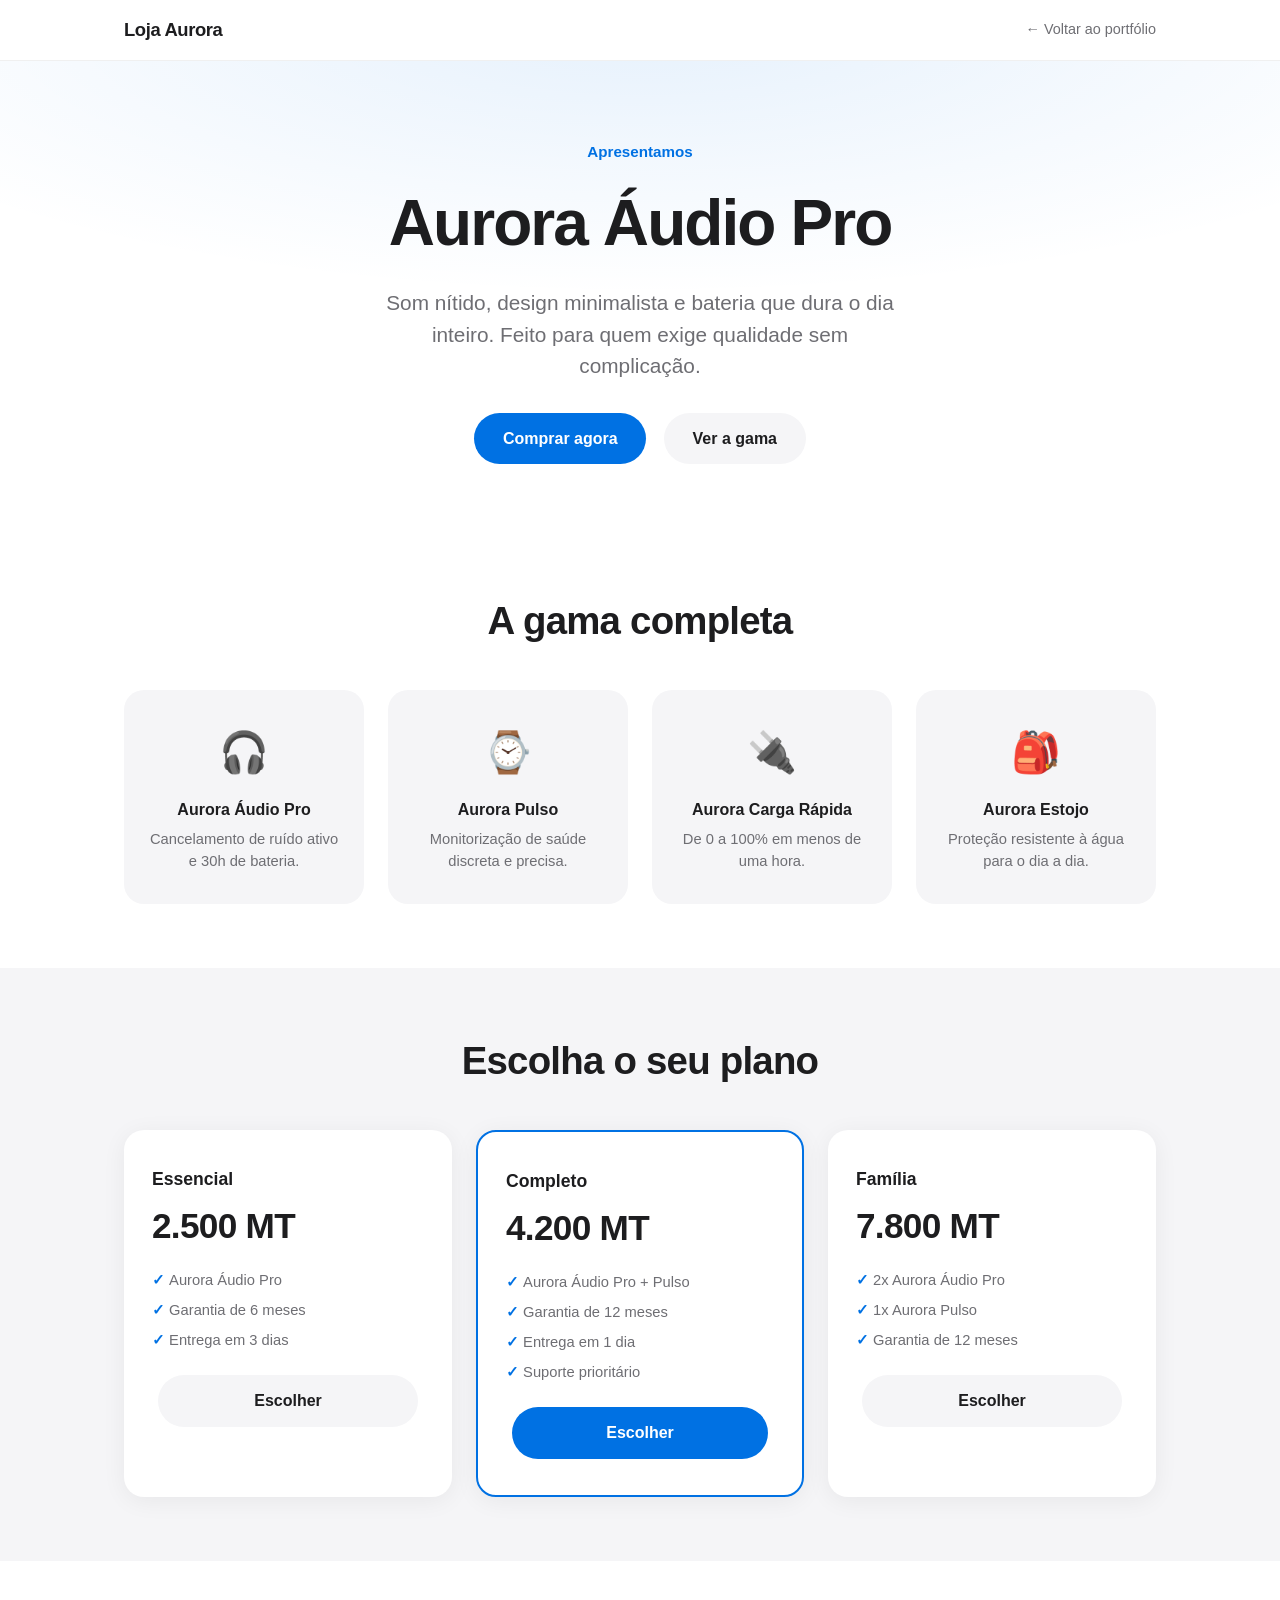
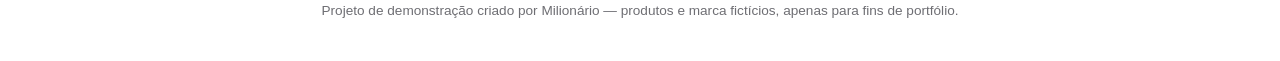
<file: projeto-01.html>
<!DOCTYPE html>
<html lang="pt-MZ">
<head>
<meta charset="UTF-8">
<meta name="viewport" content="width=device-width, initial-scale=1.0">
<title>Loja Aurora — Estudo de caso</title>
<meta name="description" content="Landing page de produto no estilo de grandes marcas de tecnologia: hero, grelha de produtos e preços.">
<style>
  :root {
    --fundo: #ffffff;
    --fundo-cinza: #f5f5f7;
    --texto: #1d1d1f;
    --texto-suave: #6e6e73;
    --destaque: #0071e3;
    --raio: 20px;
    --fonte: -apple-system, BlinkMacSystemFont, "Segoe UI", Roboto, "Helvetica Neue", Arial, sans-serif;
  }
  * { box-sizing: border-box; margin: 0; padding: 0; }
  html { scroll-behavior: smooth; }
  body { font-family: var(--fonte); color: var(--texto); background: var(--fundo); line-height: 1.5; }
  .container { max-width: 1080px; margin-inline: auto; padding-inline: 1.5rem; }
  a { color: inherit; text-decoration: none; }
  header {
    position: sticky; top: 0; z-index: 10;
    background: rgba(255,255,255,0.8);
    backdrop-filter: blur(20px) saturate(180%);
    -webkit-backdrop-filter: blur(20px) saturate(180%);
    border-bottom: 1px solid rgba(0,0,0,0.06);
  }
  nav { display: flex; align-items: center; justify-content: space-between; padding: 1rem 0; }
  .logo { font-weight: 700; font-size: 1.15rem; letter-spacing: -0.02em; }
  .voltar { font-size: 0.9rem; color: var(--texto-suave); }
  .voltar:hover { color: var(--destaque); }

  .hero { text-align: center; padding: 5rem 0 4rem; background: radial-gradient(ellipse 70% 60% at 50% -10%, rgba(0,113,227,0.1), transparent); }
  .etiqueta { color: var(--destaque); font-weight: 600; font-size: 0.95rem; margin-bottom: 0.75rem; }
  h1 { font-size: clamp(2.4rem, 7vw, 4rem); letter-spacing: -0.03em; font-weight: 700; margin-bottom: 1rem; }
  .subtitulo { color: var(--texto-suave); font-size: clamp(1.05rem, 2.5vw, 1.3rem); max-width: 46ch; margin-inline: auto; margin-bottom: 2rem; }
  .botao { display: inline-block; padding: 0.85rem 1.8rem; border-radius: 980px; font-weight: 600; margin: 0 0.4rem; }
  .botao--primario { background: var(--destaque); color: #fff; }
  .botao--secundario { background: var(--fundo-cinza); color: var(--texto); }

  section.produtos { padding: 4rem 0; }
  h2.titulo-secao { text-align: center; font-size: clamp(1.8rem, 4vw, 2.4rem); font-weight: 700; letter-spacing: -0.02em; margin-bottom: 2.5rem; }
  .grelha-produtos { display: grid; gap: 1.5rem; grid-template-columns: repeat(auto-fit, minmax(240px, 1fr)); }
  .produto {
    background: var(--fundo-cinza);
    border-radius: var(--raio);
    padding: 2rem 1.5rem;
    text-align: center;
    transition: transform 0.25s ease;
  }
  .produto:hover { transform: translateY(-6px); }
  .produto__icone { font-size: 2.5rem; margin-bottom: 1rem; }
  .produto__nome { font-weight: 700; margin-bottom: 0.4rem; }
  .produto__desc { color: var(--texto-suave); font-size: 0.92rem; }

  section.precos { background: var(--fundo-cinza); padding: 4rem 0; }
  .grelha-precos { display: grid; gap: 1.5rem; grid-template-columns: repeat(auto-fit, minmax(260px, 1fr)); }
  .plano {
    background: #fff; border-radius: var(--raio); padding: 2.25rem 1.75rem;
    box-shadow: 0 4px 24px rgba(0,0,0,0.06);
  }
  .plano--destaque { border: 2px solid var(--destaque); }
  .plano__nome { font-weight: 700; font-size: 1.1rem; margin-bottom: 0.5rem; }
  .plano__preco { font-size: 2.2rem; font-weight: 700; letter-spacing: -0.02em; margin-bottom: 1rem; }
  .plano__preco span { font-size: 1rem; color: var(--texto-suave); font-weight: 500; }
  .plano ul { list-style: none; margin-bottom: 1.5rem; color: var(--texto-suave); font-size: 0.92rem; display: grid; gap: 0.5rem; }
  .plano ul li::before { content: "✓ "; color: var(--destaque); font-weight: 700; }

  footer { text-align: center; padding: 2.5rem 0; color: var(--texto-suave); font-size: 0.85rem; }
</style>
</head>
<body>

<header>
  <nav class="container">
    <span class="logo">Loja Aurora</span>
    <a class="voltar" href="javascript:window.close() || history.back()">← Voltar ao portfólio</a>
  </nav>
</header>

<main>
  <section class="hero">
    <div class="container">
      <p class="etiqueta">Apresentamos</p>
      <h1>Aurora Áudio Pro</h1>
      <p class="subtitulo">Som nítido, design minimalista e bateria que dura o dia inteiro. Feito para quem exige qualidade sem complicação.</p>
      <a class="botao botao--primario" href="#precos">Comprar agora</a>
      <a class="botao botao--secundario" href="#produtos">Ver a gama</a>
    </div>
  </section>

  <section class="produtos" id="produtos">
    <div class="container">
      <h2 class="titulo-secao">A gama completa</h2>
      <div class="grelha-produtos">
        <div class="produto">
          <div class="produto__icone">🎧</div>
          <div class="produto__nome">Aurora Áudio Pro</div>
          <div class="produto__desc">Cancelamento de ruído ativo e 30h de bateria.</div>
        </div>
        <div class="produto">
          <div class="produto__icone">⌚</div>
          <div class="produto__nome">Aurora Pulso</div>
          <div class="produto__desc">Monitorização de saúde discreta e precisa.</div>
        </div>
        <div class="produto">
          <div class="produto__icone">🔌</div>
          <div class="produto__nome">Aurora Carga Rápida</div>
          <div class="produto__desc">De 0 a 100% em menos de uma hora.</div>
        </div>
        <div class="produto">
          <div class="produto__icone">🎒</div>
          <div class="produto__nome">Aurora Estojo</div>
          <div class="produto__desc">Proteção resistente à água para o dia a dia.</div>
        </div>
      </div>
    </div>
  </section>

  <section class="precos" id="precos">
    <div class="container">
      <h2 class="titulo-secao">Escolha o seu plano</h2>
      <div class="grelha-precos">
        <div class="plano">
          <div class="plano__nome">Essencial</div>
          <div class="plano__preco">2.500 MT</div>
          <ul>
            <li>Aurora Áudio Pro</li>
            <li>Garantia de 6 meses</li>
            <li>Entrega em 3 dias</li>
          </ul>
          <a class="botao botao--secundario" style="display:block;text-align:center;" href="#">Escolher</a>
        </div>
        <div class="plano plano--destaque">
          <div class="plano__nome">Completo</div>
          <div class="plano__preco">4.200 MT</div>
          <ul>
            <li>Aurora Áudio Pro + Pulso</li>
            <li>Garantia de 12 meses</li>
            <li>Entrega em 1 dia</li>
            <li>Suporte prioritário</li>
          </ul>
          <a class="botao botao--primario" style="display:block;text-align:center;" href="#">Escolher</a>
        </div>
        <div class="plano">
          <div class="plano__nome">Família</div>
          <div class="plano__preco">7.800 MT</div>
          <ul>
            <li>2x Aurora Áudio Pro</li>
            <li>1x Aurora Pulso</li>
            <li>Garantia de 12 meses</li>
          </ul>
          <a class="botao botao--secundario" style="display:block;text-align:center;" href="#">Escolher</a>
        </div>
      </div>
    </div>
  </section>
</main>

<footer>
  Projeto de demonstração criado por Milionário — produtos e marca fictícios, apenas para fins de portfólio.
</footer>

</body>
</html>
</file>
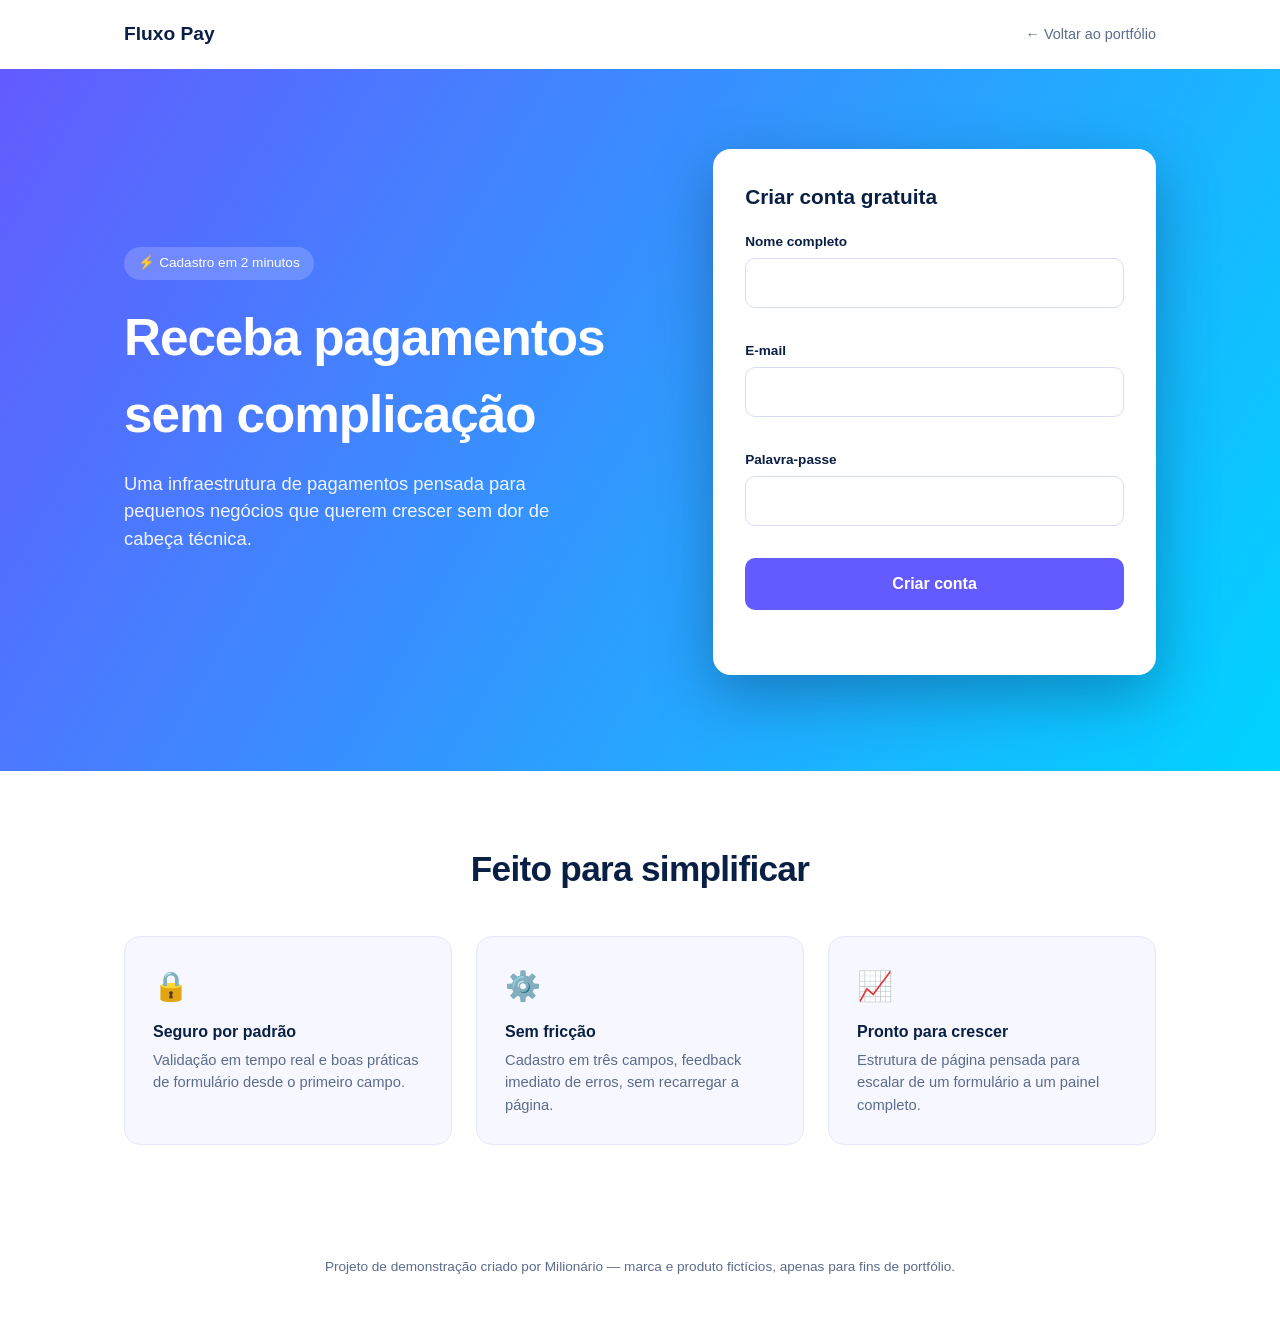
<file: projeto-02.html>
<!DOCTYPE html>
<html lang="pt-MZ">
<head>
<meta charset="UTF-8">
<meta name="viewport" content="width=device-width, initial-scale=1.0">
<title>Fluxo Pay — Estudo de caso</title>
<meta name="description" content="Página inicial de pagamentos com hero de gradiente animado e formulário de cadastro validado em JavaScript.">
<style>
  :root {
    --texto: #0a1f44;
    --texto-suave: #5b6b8c;
    --destaque: #635bff;
    --fonte: -apple-system, BlinkMacSystemFont, "Segoe UI", Roboto, "Helvetica Neue", Arial, sans-serif;
  }
  * { box-sizing: border-box; margin: 0; padding: 0; }
  body { font-family: var(--fonte); color: var(--texto); line-height: 1.5; }
  .container { max-width: 1080px; margin-inline: auto; padding-inline: 1.5rem; }
  a { color: inherit; text-decoration: none; }

  header { padding: 1.25rem 0; }
  nav { display: flex; justify-content: space-between; align-items: center; }
  .logo { font-weight: 800; font-size: 1.2rem; }
  .voltar { font-size: 0.9rem; color: var(--texto-suave); }
  .voltar:hover { color: var(--destaque); }

  .hero {
    position: relative;
    overflow: hidden;
    padding: 5rem 0 6rem;
    color: #fff;
    background: linear-gradient(120deg, #635bff, #00d4ff, #ff6bd6, #635bff);
    background-size: 300% 300%;
    animation: mover-gradiente 14s ease infinite;
  }
  @keyframes mover-gradiente {
    0% { background-position: 0% 50%; }
    50% { background-position: 100% 50%; }
    100% { background-position: 0% 50%; }
  }
  .hero__grelha { display: grid; gap: 3rem; align-items: center; }
  .hero__texto h1 { font-size: clamp(2.2rem, 6vw, 3.2rem); letter-spacing: -0.02em; margin-bottom: 1rem; }
  .hero__texto p { font-size: 1.15rem; opacity: 0.92; max-width: 42ch; margin-bottom: 1.5rem; }
  .selo { display: inline-flex; gap: 0.4rem; background: rgba(255,255,255,0.18); padding: 0.4rem 0.9rem; border-radius: 980px; font-size: 0.85rem; margin-bottom: 1.25rem; }

  .cartao-form {
    background: #fff;
    color: var(--texto);
    border-radius: 18px;
    padding: 2rem;
    box-shadow: 0 20px 60px rgba(10,31,68,0.35);
  }
  .cartao-form h2 { font-size: 1.3rem; margin-bottom: 1.25rem; }
  .campo { margin-bottom: 1rem; }
  .campo label { display: block; font-size: 0.85rem; font-weight: 600; margin-bottom: 0.35rem; }
  .campo input { width: 100%; padding: 0.75rem 0.9rem; border: 1.5px solid #d8dcf0; border-radius: 10px; font: inherit; }
  .campo input:focus { outline: none; border-color: var(--destaque); }
  .campo input.invalido { border-color: #e5484d; }
  .erro { color: #e5484d; font-size: 0.8rem; margin-top: 0.25rem; min-height: 1em; }
  .botao-enviar {
    width: 100%; padding: 0.85rem; border: none; border-radius: 10px;
    background: var(--destaque); color: #fff; font: inherit; font-weight: 700; cursor: pointer;
    transition: background 0.2s ease;
  }
  .botao-enviar:hover { background: #4d44e0; }
  .confirmacao { margin-top: 1rem; text-align: center; color: #0a7d3d; font-weight: 600; font-size: 0.9rem; min-height: 1.2em; }

  section.recursos { padding: 4.5rem 0; }
  h2.titulo-secao { text-align: center; font-size: clamp(1.7rem, 4vw, 2.2rem); margin-bottom: 2.5rem; letter-spacing: -0.02em; }
  .grelha-recursos { display: grid; gap: 1.5rem; grid-template-columns: repeat(auto-fit, minmax(220px, 1fr)); }
  .recurso { padding: 1.75rem; border-radius: 16px; background: #f7f8ff; border: 1px solid #e6e8fb; }
  .recurso__icone { font-size: 1.8rem; margin-bottom: 0.75rem; }
  .recurso__titulo { font-weight: 700; margin-bottom: 0.35rem; }
  .recurso__texto { color: var(--texto-suave); font-size: 0.92rem; }

  footer { text-align: center; padding: 2.5rem 0; color: var(--texto-suave); font-size: 0.85rem; }

  @media (min-width: 860px) {
    .hero__grelha { grid-template-columns: 1.1fr 0.9fr; }
  }
</style>
</head>
<body>

<header>
  <nav class="container">
    <span class="logo">Fluxo Pay</span>
    <a class="voltar" href="javascript:window.close() || history.back()">← Voltar ao portfólio</a>
  </nav>
</header>

<section class="hero">
  <div class="container hero__grelha">
    <div class="hero__texto">
      <span class="selo">⚡ Cadastro em 2 minutos</span>
      <h1>Receba pagamentos sem complicação</h1>
      <p>Uma infraestrutura de pagamentos pensada para pequenos negócios que querem crescer sem dor de cabeça técnica.</p>
    </div>

    <div class="cartao-form">
      <h2>Criar conta gratuita</h2>
      <form id="form-cadastro" novalidate>
        <div class="campo">
          <label for="fp-nome">Nome completo</label>
          <input type="text" id="fp-nome" required>
          <div class="erro" data-erro-de="fp-nome"></div>
        </div>
        <div class="campo">
          <label for="fp-email">E-mail</label>
          <input type="email" id="fp-email" required>
          <div class="erro" data-erro-de="fp-email"></div>
        </div>
        <div class="campo">
          <label for="fp-senha">Palavra-passe</label>
          <input type="password" id="fp-senha" minlength="6" required>
          <div class="erro" data-erro-de="fp-senha"></div>
        </div>
        <button class="botao-enviar" type="submit">Criar conta</button>
        <p class="confirmacao" id="fp-confirmacao" role="status" aria-live="polite"></p>
      </form>
    </div>
  </div>
</section>

<section class="recursos">
  <div class="container">
    <h2 class="titulo-secao">Feito para simplificar</h2>
    <div class="grelha-recursos">
      <div class="recurso">
        <div class="recurso__icone">🔒</div>
        <div class="recurso__titulo">Seguro por padrão</div>
        <div class="recurso__texto">Validação em tempo real e boas práticas de formulário desde o primeiro campo.</div>
      </div>
      <div class="recurso">
        <div class="recurso__icone">⚙️</div>
        <div class="recurso__titulo">Sem fricção</div>
        <div class="recurso__texto">Cadastro em três campos, feedback imediato de erros, sem recarregar a página.</div>
      </div>
      <div class="recurso">
        <div class="recurso__icone">📈</div>
        <div class="recurso__titulo">Pronto para crescer</div>
        <div class="recurso__texto">Estrutura de página pensada para escalar de um formulário a um painel completo.</div>
      </div>
    </div>
  </div>
</section>

<footer>
  Projeto de demonstração criado por Milionário — marca e produto fictícios, apenas para fins de portfólio.
</footer>

<script>
(function () {
  'use strict';
  var form = document.getElementById('form-cadastro');
  var confirmacao = document.getElementById('fp-confirmacao');

  function mostrarErro(id, mensagem) {
    var campo = document.getElementById(id);
    var erro = document.querySelector('[data-erro-de="' + id + '"]');
    campo.classList.toggle('invalido', !!mensagem);
    erro.textContent = mensagem || '';
  }

  form.addEventListener('submit', function (e) {
    e.preventDefault();
    var nome = document.getElementById('fp-nome').value.trim();
    var email = document.getElementById('fp-email').value.trim();
    var senha = document.getElementById('fp-senha').value;
    var valido = true;

    if (!nome) { mostrarErro('fp-nome', 'Indique o seu nome.'); valido = false; }
    else mostrarErro('fp-nome', '');

    if (!/^[^\s@]+@[^\s@]+\.[^\s@]+$/.test(email)) { mostrarErro('fp-email', 'E-mail inválido.'); valido = false; }
    else mostrarErro('fp-email', '');

    if (senha.length < 6) { mostrarErro('fp-senha', 'Mínimo de 6 caracteres.'); valido = false; }
    else mostrarErro('fp-senha', '');

    if (!valido) { confirmacao.textContent = ''; return; }

    confirmacao.textContent = 'Conta criada com sucesso! (demonstração)';
    form.reset();
  });
})();
</script>

</body>
</html>
</file>
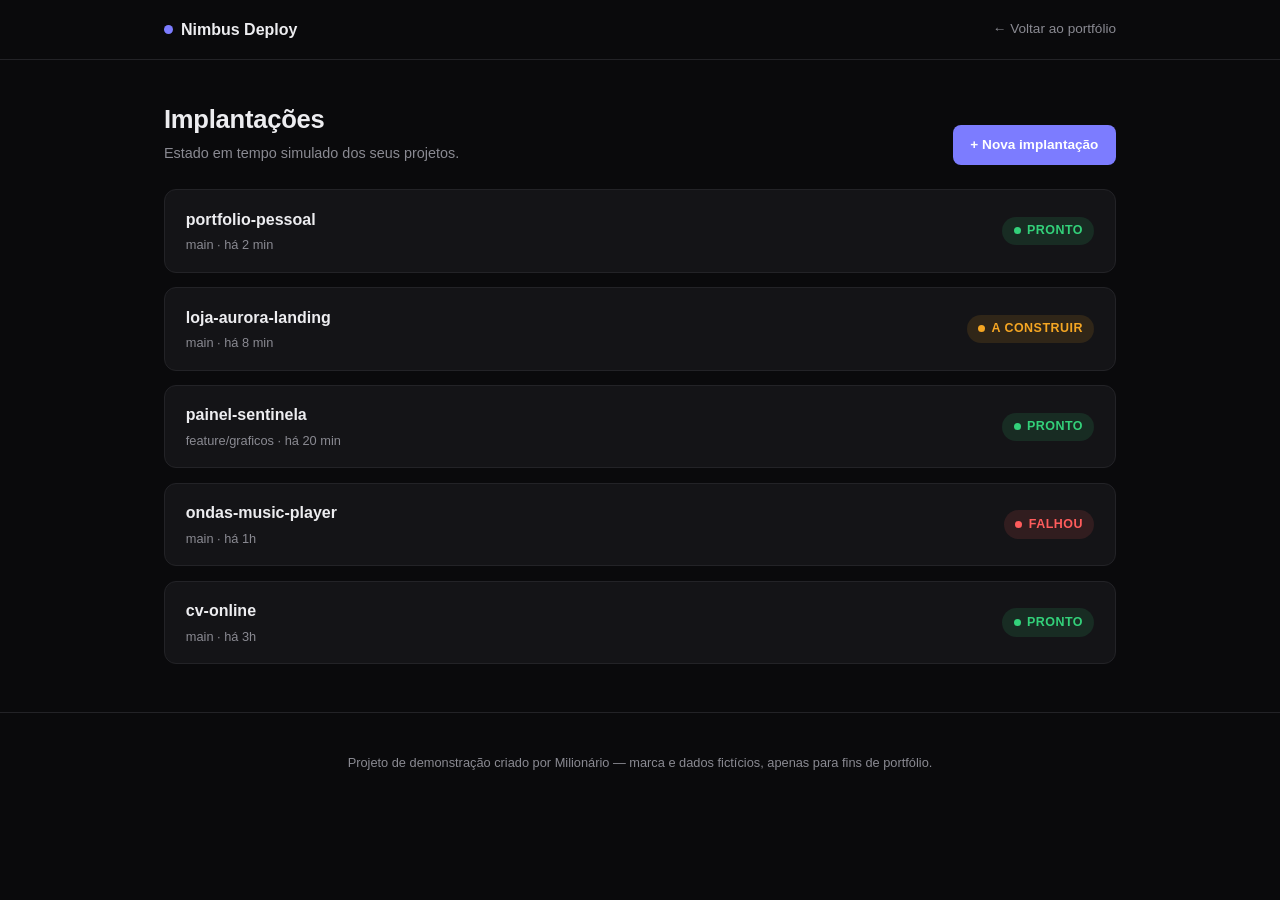
<file: projeto-03.html>
<!DOCTYPE html>
<html lang="pt-MZ">
<head>
<meta charset="UTF-8">
<meta name="viewport" content="width=device-width, initial-scale=1.0">
<title>Nimbus Deploy — Estudo de caso</title>
<meta name="description" content="Painel de implantações com cartões de estado a construir/pronto, tema escuro, atualizado em JavaScript.">
<style>
  :root {
    --fundo: #0a0a0c;
    --fundo-cartao: #141417;
    --texto: #ededf0;
    --texto-suave: #8a8a92;
    --borda: #232327;
    --sucesso: #33d17a;
    --construindo: #f5a623;
    --erro: #ff5c5c;
    --destaque: #7c7cff;
    --fonte: -apple-system, BlinkMacSystemFont, "Segoe UI", Roboto, "Helvetica Neue", Arial, monospace;
  }
  * { box-sizing: border-box; margin: 0; padding: 0; }
  body { font-family: var(--fonte); background: var(--fundo); color: var(--texto); line-height: 1.5; }
  .container { max-width: 1000px; margin-inline: auto; padding-inline: 1.5rem; }
  a { color: inherit; text-decoration: none; }

  header { border-bottom: 1px solid var(--borda); padding: 1.1rem 0; }
  nav { display: flex; justify-content: space-between; align-items: center; }
  .logo { font-weight: 700; display: flex; align-items: center; gap: 0.5rem; }
  .logo__ponto { width: 9px; height: 9px; border-radius: 50%; background: var(--destaque); }
  .voltar { font-size: 0.85rem; color: var(--texto-suave); }
  .voltar:hover { color: var(--destaque); }

  .topo-painel { padding: 2.5rem 0 1.5rem; display: flex; justify-content: space-between; align-items: flex-end; flex-wrap: wrap; gap: 1rem; }
  .topo-painel h1 { font-size: 1.6rem; letter-spacing: -0.01em; }
  .topo-painel p { color: var(--texto-suave); font-size: 0.9rem; margin-top: 0.3rem; }
  .botao-novo { background: var(--destaque); color: #fff; border: none; padding: 0.6rem 1.1rem; border-radius: 8px; font: inherit; font-weight: 600; font-size: 0.85rem; cursor: pointer; }
  .botao-novo:hover { background: #6a6aff; }

  .lista-projetos { display: grid; gap: 0.9rem; padding-bottom: 3rem; }
  .cartao-projeto {
    background: var(--fundo-cartao);
    border: 1px solid var(--borda);
    border-radius: 12px;
    padding: 1.1rem 1.3rem;
    display: flex;
    justify-content: space-between;
    align-items: center;
    gap: 1rem;
    flex-wrap: wrap;
    transition: border-color 0.2s ease;
  }
  .cartao-projeto:hover { border-color: #3a3a42; }
  .cartao-projeto__info { display: flex; flex-direction: column; gap: 0.2rem; }
  .cartao-projeto__nome { font-weight: 700; }
  .cartao-projeto__meta { font-size: 0.8rem; color: var(--texto-suave); }
  .estado {
    display: inline-flex; align-items: center; gap: 0.4rem;
    font-size: 0.78rem; font-weight: 700; text-transform: uppercase; letter-spacing: 0.04em;
    padding: 0.3rem 0.7rem; border-radius: 980px;
  }
  .estado__ponto { width: 7px; height: 7px; border-radius: 50%; }
  .estado--pronto { background: rgba(51,209,122,0.12); color: var(--sucesso); }
  .estado--pronto .estado__ponto { background: var(--sucesso); }
  .estado--construindo { background: rgba(245,166,35,0.12); color: var(--construindo); }
  .estado--construindo .estado__ponto { background: var(--construindo); animation: pulsar 1.1s ease-in-out infinite; }
  .estado--erro { background: rgba(255,92,92,0.12); color: var(--erro); }
  .estado--erro .estado__ponto { background: var(--erro); }
  @keyframes pulsar { 0%,100% { opacity: 1; } 50% { opacity: 0.35; } }

  footer { text-align: center; padding: 2.5rem 0; color: var(--texto-suave); font-size: 0.8rem; border-top: 1px solid var(--borda); }

  @media (prefers-reduced-motion: reduce) {
    .estado--construindo .estado__ponto { animation: none; }
  }
</style>
</head>
<body>

<header>
  <nav class="container">
    <span class="logo"><span class="logo__ponto"></span> Nimbus Deploy</span>
    <a class="voltar" href="javascript:window.close() || history.back()">← Voltar ao portfólio</a>
  </nav>
</header>

<main class="container">
  <div class="topo-painel">
    <div>
      <h1>Implantações</h1>
      <p>Estado em tempo simulado dos seus projetos.</p>
    </div>
    <button class="botao-novo" id="botao-implantar">+ Nova implantação</button>
  </div>

  <div class="lista-projetos" id="lista-projetos">
    <!-- Preenchido via JavaScript -->
  </div>
</main>

<footer>
  Projeto de demonstração criado por Milionário — marca e dados fictícios, apenas para fins de portfólio.
</footer>

<script>
(function () {
  'use strict';

  var projetosBase = [
    { nome: 'portfolio-pessoal', meta: 'main · há 2 min', estado: 'pronto' },
    { nome: 'loja-aurora-landing', meta: 'main · há 8 min', estado: 'construindo' },
    { nome: 'painel-sentinela', meta: 'feature/graficos · há 20 min', estado: 'pronto' },
    { nome: 'ondas-music-player', meta: 'main · há 1h', estado: 'erro' },
    { nome: 'cv-online', meta: 'main · há 3h', estado: 'pronto' }
  ];

  var rotulos = { pronto: 'Pronto', construindo: 'A construir', erro: 'Falhou' };
  var lista = document.getElementById('lista-projetos');

  function renderizar() {
    lista.innerHTML = '';
    projetosBase.forEach(function (p) {
      var cartao = document.createElement('div');
      cartao.className = 'cartao-projeto';
      cartao.innerHTML =
        '<div class="cartao-projeto__info">' +
          '<span class="cartao-projeto__nome">' + p.nome + '</span>' +
          '<span class="cartao-projeto__meta">' + p.meta + '</span>' +
        '</div>' +
        '<span class="estado estado--' + p.estado + '"><span class="estado__ponto"></span>' + rotulos[p.estado] + '</span>';
      lista.appendChild(cartao);
    });
  }

  renderizar();

  /* Simula progresso: o projeto "a construir" fica "pronto" depois de um tempo */
  setTimeout(function () {
    var alvo = projetosBase.find(function (p) { return p.estado === 'construindo'; });
    if (alvo) { alvo.estado = 'pronto'; renderizar(); }
  }, 3500);

  document.getElementById('botao-implantar').addEventListener('click', function () {
    projetosBase.unshift({ nome: 'novo-projeto-' + Math.floor(Math.random() * 900 + 100), meta: 'main · agora mesmo', estado: 'construindo' });
    renderizar();
    var novo = projetosBase[0];
    setTimeout(function () { novo.estado = 'pronto'; renderizar(); }, 3000);
  });
})();
</script>

</body>
</html>
</file>
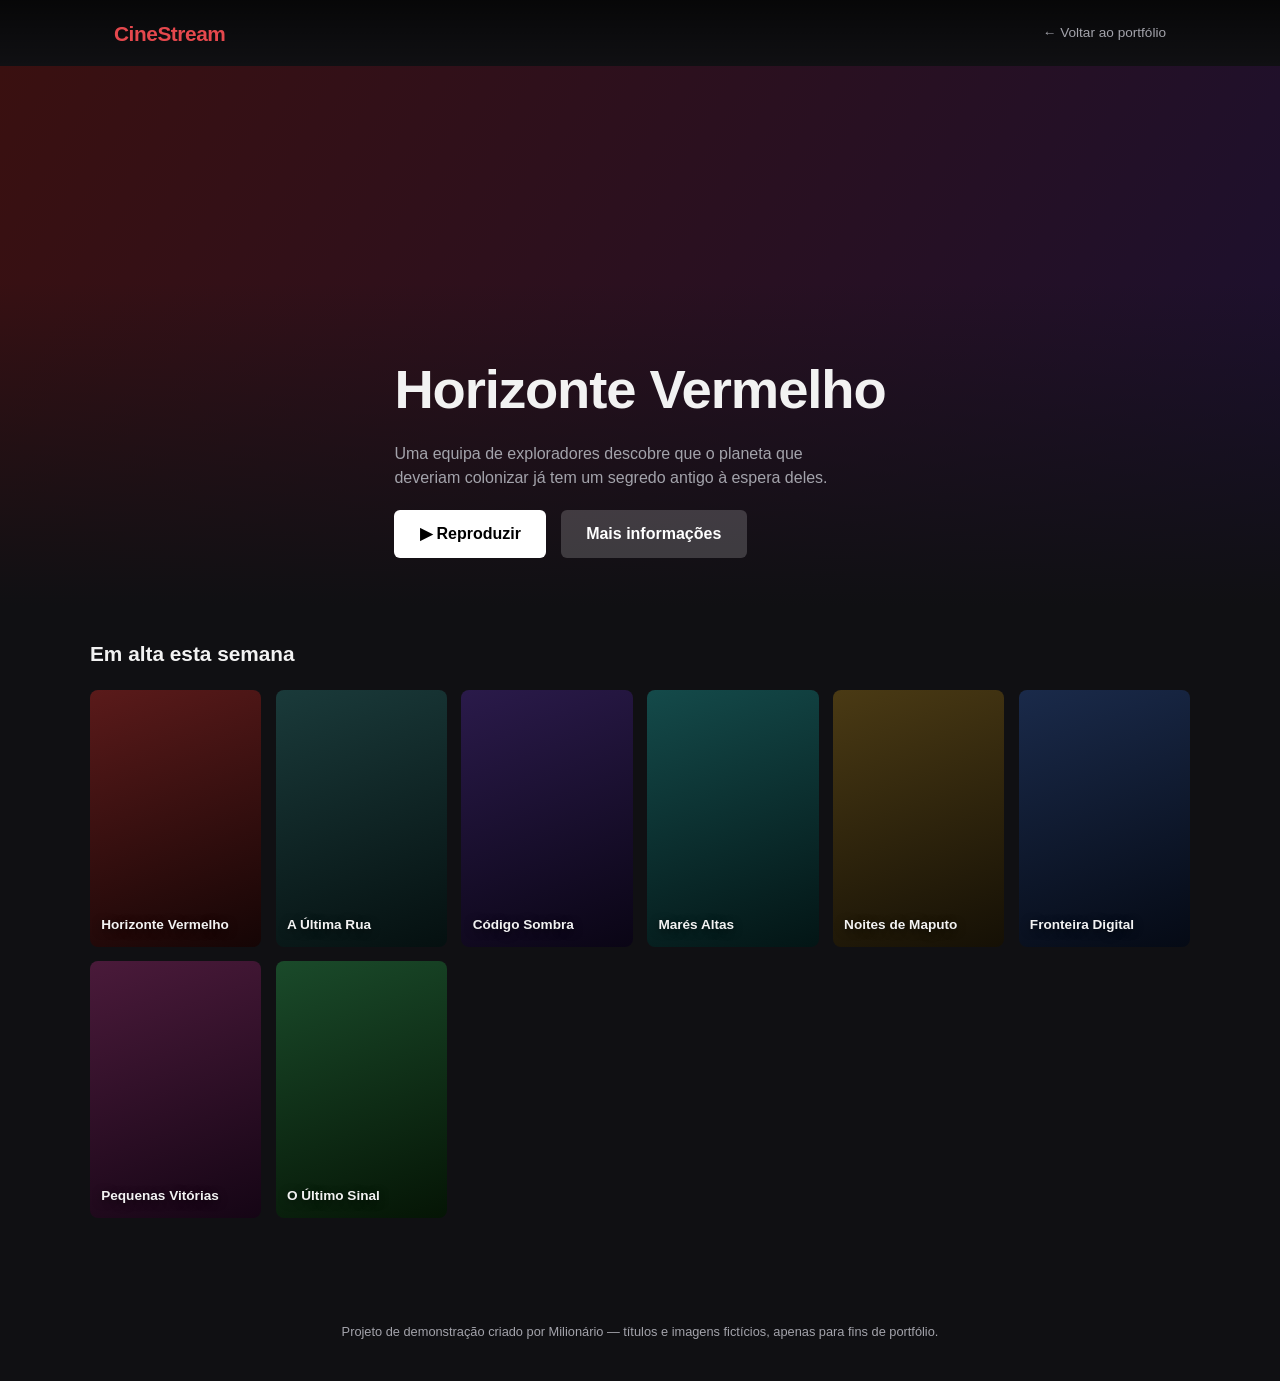
<file: projeto-04.html>
<!DOCTYPE html>
<html lang="pt-MZ">
<head>
<meta charset="UTF-8">
<meta name="viewport" content="width=device-width, initial-scale=1.0">
<title>CineStream — Estudo de caso</title>
<meta name="description" content="Grelha de catálogo de vídeo com destaque ao passar o rato e modal de detalhes em JavaScript puro.">
<style>
  :root {
    --fundo: #101013;
    --texto: #f2f2f2;
    --texto-suave: #a3a3ab;
    --destaque: #e5484d;
    --fonte: -apple-system, BlinkMacSystemFont, "Segoe UI", Roboto, "Helvetica Neue", Arial, sans-serif;
  }
  * { box-sizing: border-box; margin: 0; padding: 0; }
  body { font-family: var(--fonte); background: var(--fundo); color: var(--texto); line-height: 1.5; }
  .container { max-width: 1100px; margin-inline: auto; padding-inline: 1.5rem; }
  a { color: inherit; text-decoration: none; }

  header { padding: 1.1rem 0; background: linear-gradient(to bottom, rgba(0,0,0,0.6), transparent); }
  nav { display: flex; justify-content: space-between; align-items: center; }
  .logo { font-weight: 800; font-size: 1.3rem; color: var(--destaque); letter-spacing: -0.02em; }
  .voltar { font-size: 0.85rem; color: var(--texto-suave); }
  .voltar:hover { color: #fff; }

  .hero {
    height: 60vh; min-height: 340px;
    background: linear-gradient(0deg, var(--fundo), transparent 60%), linear-gradient(120deg, #3a1010, #1a1030);
    display: flex; align-items: flex-end; padding-bottom: 3rem;
  }
  .hero__conteudo h1 { font-size: clamp(2rem, 6vw, 3.4rem); letter-spacing: -0.02em; margin-bottom: 0.75rem; }
  .hero__conteudo p { color: var(--texto-suave); max-width: 50ch; margin-bottom: 1.25rem; }
  .botao { display: inline-block; padding: 0.75rem 1.6rem; border-radius: 6px; font-weight: 700; margin-right: 0.6rem; }
  .botao--primario { background: #fff; color: #000; }
  .botao--secundario { background: rgba(255,255,255,0.18); color: #fff; }

  section.catalogo { padding: 2rem 0 4rem; }
  h2.titulo-secao { font-size: 1.3rem; margin-bottom: 1.25rem; }
  .grelha { display: grid; gap: 0.9rem; grid-template-columns: repeat(auto-fill, minmax(160px, 1fr)); }
  .titulo-cartao {
    position: relative;
    aspect-ratio: 2/3;
    border-radius: 8px;
    overflow: hidden;
    cursor: pointer;
    background: linear-gradient(160deg, var(--cor-a, #333), var(--cor-b, #111));
    display: flex; align-items: flex-end;
    transition: transform 0.25s ease, box-shadow 0.25s ease;
  }
  .titulo-cartao:hover, .titulo-cartao:focus-visible {
    transform: scale(1.06);
    z-index: 2;
    box-shadow: 0 16px 40px rgba(0,0,0,0.5);
  }
  .titulo-cartao__nome { padding: 0.7rem; font-size: 0.85rem; font-weight: 700; text-shadow: 0 2px 8px rgba(0,0,0,0.6); }

  /* Modal */
  .modal-fundo {
    position: fixed; inset: 0; background: rgba(0,0,0,0.75);
    display: none; align-items: center; justify-content: center; padding: 1.5rem; z-index: 50;
  }
  .modal-fundo.aberto { display: flex; }
  .modal {
    background: #1a1a1e; border-radius: 14px; max-width: 480px; width: 100%;
    padding: 2rem; position: relative;
  }
  .modal__fechar {
    position: absolute; top: 1rem; right: 1rem; background: rgba(255,255,255,0.1);
    border: none; color: #fff; width: 32px; height: 32px; border-radius: 50%; cursor: pointer; font-size: 1rem;
  }
  .modal h3 { font-size: 1.4rem; margin-bottom: 0.5rem; }
  .modal__meta { color: var(--texto-suave); font-size: 0.85rem; margin-bottom: 1rem; }
  .modal__sinopse { color: #d7d7db; font-size: 0.95rem; }

  footer { text-align: center; padding: 2.5rem 0; color: var(--texto-suave); font-size: 0.8rem; }
</style>
</head>
<body>

<header>
  <nav class="container">
    <span class="logo">CineStream</span>
    <a class="voltar" href="javascript:window.close() || history.back()">← Voltar ao portfólio</a>
  </nav>
</header>

<section class="hero">
  <div class="container hero__conteudo">
    <h1>Horizonte Vermelho</h1>
    <p>Uma equipa de exploradores descobre que o planeta que deveriam colonizar já tem um segredo antigo à espera deles.</p>
    <a class="botao botao--primario" href="#catalogo">▶ Reproduzir</a>
    <a class="botao botao--secundario" href="#catalogo">Mais informações</a>
  </div>
</section>

<section class="catalogo container" id="catalogo">
  <h2 class="titulo-secao">Em alta esta semana</h2>
  <div class="grelha" id="grelha-titulos"></div>
</section>

<div class="modal-fundo" id="modal-fundo">
  <div class="modal" role="dialog" aria-modal="true" aria-labelledby="modal-titulo">
    <button class="modal__fechar" id="modal-fechar" aria-label="Fechar">✕</button>
    <h3 id="modal-titulo"></h3>
    <p class="modal__meta" id="modal-meta"></p>
    <p class="modal__sinopse" id="modal-sinopse"></p>
  </div>
</div>

<footer>
  Projeto de demonstração criado por Milionário — títulos e imagens fictícios, apenas para fins de portfólio.
</footer>

<script>
(function () {
  'use strict';

  var titulos = [
    { nome: 'Horizonte Vermelho', meta: 'Ficção científica · 2h 08m', sinopse: 'Uma equipa de exploradores descobre que o planeta que deveriam colonizar já tem um segredo antigo à espera deles.', cores: ['#5a1a1a', '#150505'] },
    { nome: 'A Última Rua', meta: 'Drama · 1h 52m', sinopse: 'Um jovem tenta salvar o bairro onde cresceu antes que seja vendido a uma construtora.', cores: ['#1a3a3a', '#051010'] },
    { nome: 'Código Sombra', meta: 'Suspense · 1h 45m', sinopse: 'Uma analista de segurança descobre uma falha que pode expor milhões de contas — mas alguém não quer que ela fale.', cores: ['#2a1a4a', '#0a0515'] },
    { nome: 'Marés Altas', meta: 'Documentário · 1h 10m', sinopse: 'Pescadores da costa contam como se adaptaram a duas décadas de mudanças no oceano.', cores: ['#144a4a', '#031515'] },
    { nome: 'Noites de Maputo', meta: 'Comédia · 1h 38m', sinopse: 'Três amigos tentam organizar o evento perfeito antes que tudo — literalmente tudo — dê errado.', cores: ['#4a3a14', '#151005'] },
    { nome: 'Fronteira Digital', meta: 'Ficção científica · 2h 02m', sinopse: 'Num futuro próximo, uma equipa de hackers precisa decidir até onde vai a lealdade a um algoritmo.', cores: ['#1a2a4a', '#050a15'] },
    { nome: 'Pequenas Vitórias', meta: 'Drama · 1h 40m', sinopse: 'Uma treinadora de futebol feminino luta por reconhecimento numa liga que insiste em ignorá-la.', cores: ['#4a1a3a', '#150515'] },
    { nome: 'O Último Sinal', meta: 'Suspense · 1h 55m', sinopse: 'Um operador de rádio isolado capta uma transmissão que não deveria existir.', cores: ['#1a4a2a', '#051505'] }
  ];

  var grelha = document.getElementById('grelha-titulos');
  var modalFundo = document.getElementById('modal-fundo');
  var modalTitulo = document.getElementById('modal-titulo');
  var modalMeta = document.getElementById('modal-meta');
  var modalSinopse = document.getElementById('modal-sinopse');
  var modalFechar = document.getElementById('modal-fechar');
  var ultimoFoco = null;

  titulos.forEach(function (t, i) {
    var cartao = document.createElement('div');
    cartao.className = 'titulo-cartao';
    cartao.style.setProperty('--cor-a', t.cores[0]);
    cartao.style.setProperty('--cor-b', t.cores[1]);
    cartao.tabIndex = 0;
    cartao.setAttribute('role', 'button');
    cartao.setAttribute('aria-label', 'Ver detalhes de ' + t.nome);
    cartao.innerHTML = '<span class="titulo-cartao__nome">' + t.nome + '</span>';

    function abrir() {
      ultimoFoco = document.activeElement;
      modalTitulo.textContent = t.nome;
      modalMeta.textContent = t.meta;
      modalSinopse.textContent = t.sinopse;
      modalFundo.classList.add('aberto');
      modalFechar.focus();
    }
    cartao.addEventListener('click', abrir);
    cartao.addEventListener('keydown', function (e) {
      if (e.key === 'Enter' || e.key === ' ') { e.preventDefault(); abrir(); }
    });
    grelha.appendChild(cartao);
  });

  function fechar() {
    modalFundo.classList.remove('aberto');
    if (ultimoFoco) ultimoFoco.focus();
  }
  modalFechar.addEventListener('click', fechar);
  modalFundo.addEventListener('click', function (e) { if (e.target === modalFundo) fechar(); });
  document.addEventListener('keydown', function (e) {
    if (e.key === 'Escape' && modalFundo.classList.contains('aberto')) fechar();
  });
})();
</script>

</body>
</html>
</file>
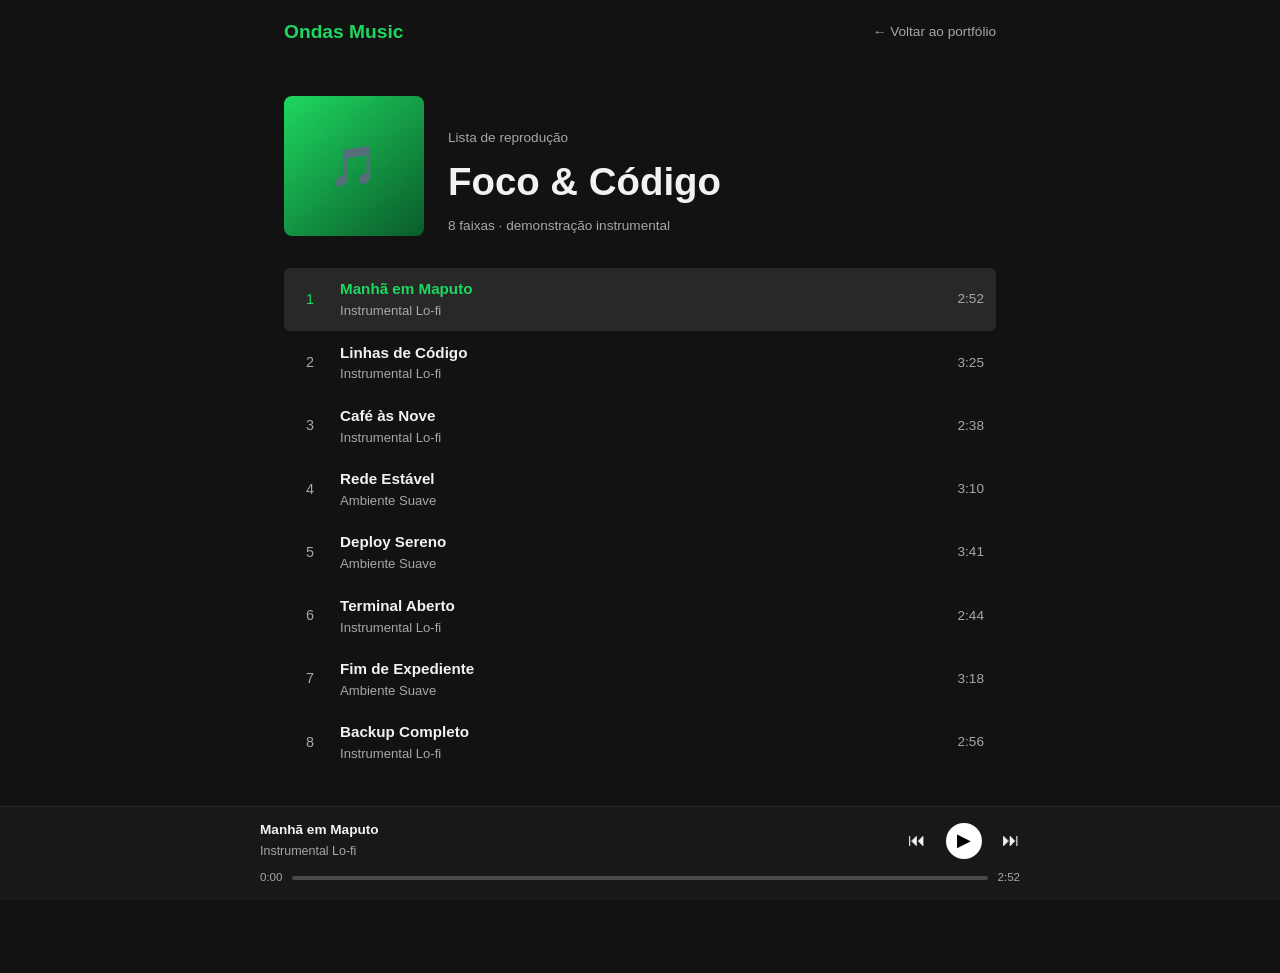
<file: projeto-05.html>
<!DOCTYPE html>
<html lang="pt-MZ">
<head>
<meta charset="UTF-8">
<meta name="viewport" content="width=device-width, initial-scale=1.0">
<title>Ondas Music — Estudo de caso</title>
<meta name="description" content="Leitor de música com lista de faixas, barra de progresso e controlos reais, em JavaScript vanilla.">
<style>
  :root {
    --fundo: #121212;
    --fundo-cartao: #181818;
    --fundo-hover: #282828;
    --texto: #f2f2f2;
    --texto-suave: #a7a7a7;
    --destaque: #1ed760;
    --fonte: -apple-system, BlinkMacSystemFont, "Segoe UI", Roboto, "Helvetica Neue", Arial, sans-serif;
  }
  * { box-sizing: border-box; margin: 0; padding: 0; }
  body { font-family: var(--fonte); background: var(--fundo); color: var(--texto); line-height: 1.5; padding-bottom: 100px; }
  .container { max-width: 760px; margin-inline: auto; padding-inline: 1.5rem; }
  a { color: inherit; text-decoration: none; }

  header { padding: 1.1rem 0; }
  nav { display: flex; justify-content: space-between; align-items: center; }
  .logo { font-weight: 800; font-size: 1.2rem; color: var(--destaque); }
  .voltar { font-size: 0.85rem; color: var(--texto-suave); }
  .voltar:hover { color: #fff; }

  .topo-playlist { display: flex; gap: 1.5rem; align-items: flex-end; padding: 2rem 0; }
  .capa-playlist {
    width: 140px; height: 140px; border-radius: 8px; flex-shrink: 0;
    background: linear-gradient(140deg, #1ed760, #0a5c2a);
    display: flex; align-items: center; justify-content: center; font-size: 2.5rem;
  }
  .info-playlist p { color: var(--texto-suave); font-size: 0.85rem; }
  .info-playlist h1 { font-size: clamp(1.6rem, 5vw, 2.4rem); margin: 0.3rem 0; }

  .lista-faixas { padding-bottom: 2rem; }
  .faixa {
    display: grid; grid-template-columns: 28px 1fr auto; gap: 1rem; align-items: center;
    padding: 0.65rem 0.75rem; border-radius: 6px; cursor: pointer;
  }
  .faixa:hover, .faixa.ativa { background: var(--fundo-hover); }
  .faixa__numero { color: var(--texto-suave); font-size: 0.9rem; text-align: center; }
  .faixa.ativa .faixa__numero { color: var(--destaque); }
  .faixa__info { min-width: 0; }
  .faixa__titulo { font-weight: 600; font-size: 0.95rem; white-space: nowrap; overflow: hidden; text-overflow: ellipsis; }
  .faixa.ativa .faixa__titulo { color: var(--destaque); }
  .faixa__artista { color: var(--texto-suave); font-size: 0.82rem; }
  .faixa__duracao { color: var(--texto-suave); font-size: 0.85rem; }

  .barra-reprodutor {
    position: fixed; left: 0; right: 0; bottom: 0;
    background: #181818; border-top: 1px solid #282828;
    padding: 0.85rem 1.5rem;
  }
  .reprodutor-conteudo { max-width: 760px; margin-inline: auto; display: flex; flex-direction: column; gap: 0.5rem; }
  .reprodutor-info { display: flex; justify-content: space-between; align-items: center; }
  .reprodutor-faixa { font-size: 0.85rem; }
  .reprodutor-faixa strong { display: block; }
  .reprodutor-faixa span { color: var(--texto-suave); font-size: 0.78rem; }

  .controlos { display: flex; align-items: center; gap: 1.25rem; }
  .controlos button {
    background: none; border: none; color: var(--texto); cursor: pointer; font-size: 1.1rem;
    display: flex; align-items: center; justify-content: center;
  }
  .controlos button.principal {
    background: #fff; color: #000; width: 36px; height: 36px; border-radius: 50%;
  }
  .controlos button:hover { color: #fff; }

  .barra-progresso-linha { display: flex; align-items: center; gap: 0.6rem; font-size: 0.72rem; color: var(--texto-suave); }
  .barra-progresso {
    flex: 1; height: 4px; background: #4a4a4a; border-radius: 4px; cursor: pointer; position: relative;
  }
  .barra-progresso__preenchida { height: 100%; background: var(--destaque); border-radius: 4px; width: 0%; }

  footer { text-align: center; padding: 1.5rem 0; color: var(--texto-suave); font-size: 0.78rem; }
</style>
</head>
<body>

<header>
  <nav class="container">
    <span class="logo">Ondas Music</span>
    <a class="voltar" href="javascript:window.close() || history.back()">← Voltar ao portfólio</a>
  </nav>
</header>

<main class="container">
  <div class="topo-playlist">
    <div class="capa-playlist">🎵</div>
    <div class="info-playlist">
      <p>Lista de reprodução</p>
      <h1>Foco &amp; Código</h1>
      <p>8 faixas · demonstração instrumental</p>
    </div>
  </div>

  <div class="lista-faixas" id="lista-faixas"></div>
</main>

<div class="barra-reprodutor">
  <div class="reprodutor-conteudo">
    <div class="reprodutor-info">
      <div class="reprodutor-faixa">
        <strong id="rep-titulo">Selecione uma faixa</strong>
        <span id="rep-artista">—</span>
      </div>
      <div class="controlos">
        <button id="btn-anterior" aria-label="Faixa anterior">⏮</button>
        <button id="btn-tocar" class="principal" aria-label="Reproduzir">▶</button>
        <button id="btn-seguinte" aria-label="Próxima faixa">⏭</button>
      </div>
    </div>
    <div class="barra-progresso-linha">
      <span id="tempo-atual">0:00</span>
      <div class="barra-progresso" id="barra-progresso">
        <div class="barra-progresso__preenchida" id="barra-preenchida"></div>
      </div>
      <span id="tempo-total">0:00</span>
    </div>
  </div>
</div>

<footer>
  Projeto de demonstração criado por Milionário — sem áudio real, apenas simulação de reprodução; faixas fictícias.
</footer>

<script>
(function () {
  'use strict';

  var faixas = [
    { titulo: 'Manhã em Maputo', artista: 'Instrumental Lo-fi', duracao: 172 },
    { titulo: 'Linhas de Código', artista: 'Instrumental Lo-fi', duracao: 205 },
    { titulo: 'Café às Nove', artista: 'Instrumental Lo-fi', duracao: 158 },
    { titulo: 'Rede Estável', artista: 'Ambiente Suave', duracao: 190 },
    { titulo: 'Deploy Sereno', artista: 'Ambiente Suave', duracao: 221 },
    { titulo: 'Terminal Aberto', artista: 'Instrumental Lo-fi', duracao: 164 },
    { titulo: 'Fim de Expediente', artista: 'Ambiente Suave', duracao: 198 },
    { titulo: 'Backup Completo', artista: 'Instrumental Lo-fi', duracao: 176 }
  ];

  var indiceAtual = 0;
  var tocando = false;
  var tempoDecorrido = 0;
  var intervalo = null;

  var lista = document.getElementById('lista-faixas');
  var btnTocar = document.getElementById('btn-tocar');
  var repTitulo = document.getElementById('rep-titulo');
  var repArtista = document.getElementById('rep-artista');
  var tempoAtualEl = document.getElementById('tempo-atual');
  var tempoTotalEl = document.getElementById('tempo-total');
  var barraProgresso = document.getElementById('barra-progresso');
  var barraPreenchida = document.getElementById('barra-preenchida');

  function formatarTempo(segundos) {
    var m = Math.floor(segundos / 60);
    var s = Math.floor(segundos % 60);
    return m + ':' + (s < 10 ? '0' : '') + s;
  }

  function renderizarLista() {
    lista.innerHTML = '';
    faixas.forEach(function (f, i) {
      var el = document.createElement('div');
      el.className = 'faixa' + (i === indiceAtual ? ' ativa' : '');
      el.innerHTML =
        '<span class="faixa__numero">' + (i === indiceAtual && tocando ? '♪' : (i + 1)) + '</span>' +
        '<div class="faixa__info"><div class="faixa__titulo">' + f.titulo + '</div><div class="faixa__artista">' + f.artista + '</div></div>' +
        '<span class="faixa__duracao">' + formatarTempo(f.duracao) + '</span>';
      el.addEventListener('click', function () { selecionarFaixa(i); reproduzir(); });
      lista.appendChild(el);
    });
  }

  function atualizarReprodutor() {
    var f = faixas[indiceAtual];
    repTitulo.textContent = f.titulo;
    repArtista.textContent = f.artista;
    tempoTotalEl.textContent = formatarTempo(f.duracao);
    tempoAtualEl.textContent = formatarTempo(tempoDecorrido);
    barraPreenchida.style.width = (tempoDecorrido / f.duracao * 100) + '%';
    btnTocar.textContent = tocando ? '⏸' : '▶';
    btnTocar.setAttribute('aria-label', tocando ? 'Pausar' : 'Reproduzir');
  }

  function selecionarFaixa(i) {
    indiceAtual = (i + faixas.length) % faixas.length;
    tempoDecorrido = 0;
    renderizarLista();
    atualizarReprodutor();
  }

  function passoTempo() {
    var f = faixas[indiceAtual];
    tempoDecorrido += 1;
    if (tempoDecorrido >= f.duracao) {
      selecionarFaixa(indiceAtual + 1);
      reproduzir();
      return;
    }
    atualizarReprodutor();
  }

  function reproduzir() {
    tocando = true;
    atualizarReprodutor();
    renderizarLista();
    clearInterval(intervalo);
    intervalo = setInterval(passoTempo, 1000);
  }

  function pausar() {
    tocando = false;
    atualizarReprodutor();
    renderizarLista();
    clearInterval(intervalo);
  }

  btnTocar.addEventListener('click', function () { tocando ? pausar() : reproduzir(); });
  document.getElementById('btn-anterior').addEventListener('click', function () {
    selecionarFaixa(indiceAtual - 1);
    if (tocando) reproduzir(); else atualizarReprodutor();
  });
  document.getElementById('btn-seguinte').addEventListener('click', function () {
    selecionarFaixa(indiceAtual + 1);
    if (tocando) reproduzir(); else atualizarReprodutor();
  });

  barraProgresso.addEventListener('click', function (e) {
    var rect = barraProgresso.getBoundingClientRect();
    var proporcao = (e.clientX - rect.left) / rect.width;
    tempoDecorrido = Math.max(0, Math.min(1, proporcao)) * faixas[indiceAtual].duracao;
    atualizarReprodutor();
  });

  renderizarLista();
  atualizarReprodutor();
})();
</script>

</body>
</html>
</file>
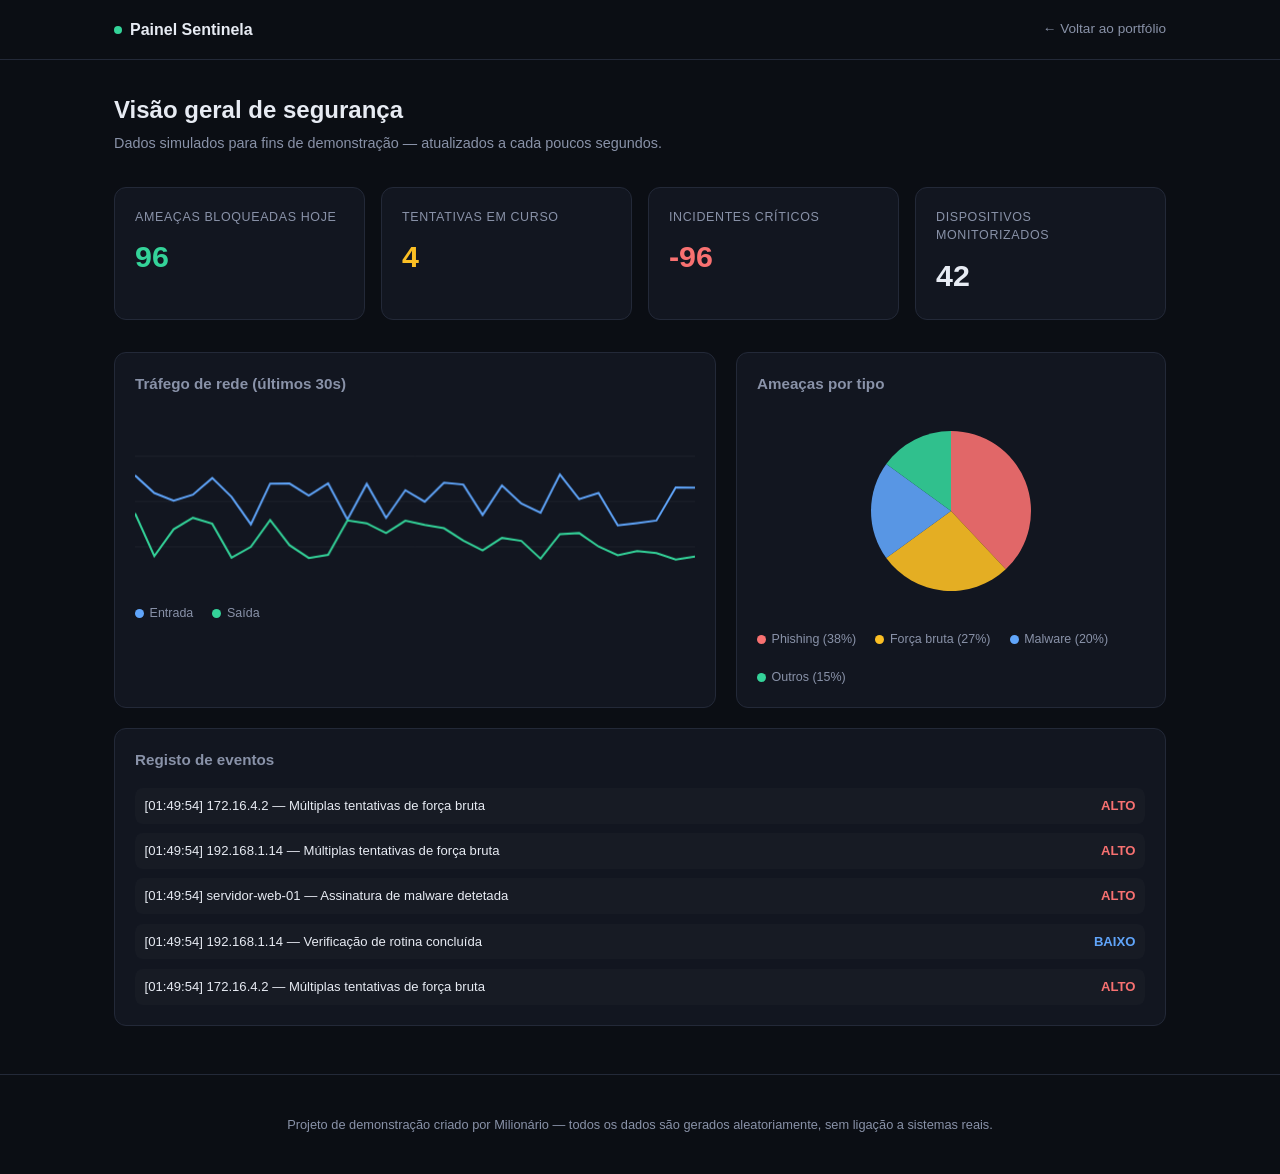
<file: projeto-06.html>
<!DOCTYPE html>
<html lang="pt-MZ">
<head>
<meta charset="UTF-8">
<meta name="viewport" content="width=device-width, initial-scale=1.0">
<title>Painel Sentinela — Estudo de caso</title>
<meta name="description" content="Dashboard de cibersegurança com gráficos em Canvas/SVG e contador de ameaças em tempo simulado.">
<style>
  :root {
    --fundo: #0b0e14;
    --fundo-cartao: #121620;
    --texto: #e7ebf3;
    --texto-suave: #8992a8;
    --borda: #232938;
    --verde: #34d399;
    --amarelo: #fbbf24;
    --vermelho: #f87171;
    --azul: #60a5fa;
    --fonte: -apple-system, BlinkMacSystemFont, "Segoe UI", Roboto, "Helvetica Neue", Arial, monospace;
  }
  * { box-sizing: border-box; margin: 0; padding: 0; }
  body { font-family: var(--fonte); background: var(--fundo); color: var(--texto); line-height: 1.5; }
  .container { max-width: 1100px; margin-inline: auto; padding-inline: 1.5rem; }
  a { color: inherit; text-decoration: none; }

  header { border-bottom: 1px solid var(--borda); padding: 1.1rem 0; }
  nav { display: flex; justify-content: space-between; align-items: center; }
  .logo { font-weight: 700; display: flex; align-items: center; gap: 0.5rem; }
  .logo__icone { width: 8px; height: 8px; border-radius: 50%; background: var(--verde); }
  .voltar { font-size: 0.85rem; color: var(--texto-suave); }
  .voltar:hover { color: var(--azul); }

  main { padding: 2rem 0 3rem; }
  .titulo-painel { font-size: 1.5rem; margin-bottom: 0.3rem; }
  .subtitulo-painel { color: var(--texto-suave); font-size: 0.9rem; margin-bottom: 2rem; }

  .grelha-cartoes { display: grid; gap: 1rem; grid-template-columns: repeat(auto-fit, minmax(200px, 1fr)); margin-bottom: 2rem; }
  .cartao-metrica {
    background: var(--fundo-cartao); border: 1px solid var(--borda); border-radius: 12px; padding: 1.25rem;
  }
  .cartao-metrica__rotulo { font-size: 0.78rem; color: var(--texto-suave); text-transform: uppercase; letter-spacing: 0.05em; margin-bottom: 0.5rem; }
  .cartao-metrica__valor { font-size: 1.9rem; font-weight: 700; }
  .cartao-metrica__valor.verde { color: var(--verde); }
  .cartao-metrica__valor.vermelho { color: var(--vermelho); }
  .cartao-metrica__valor.amarelo { color: var(--amarelo); }

  .grelha-graficos { display: grid; gap: 1.25rem; grid-template-columns: 1.4fr 1fr; }
  .painel {
    background: var(--fundo-cartao); border: 1px solid var(--borda); border-radius: 12px; padding: 1.25rem;
  }
  .painel h2 { font-size: 0.95rem; margin-bottom: 1rem; color: var(--texto-suave); font-weight: 600; }
  canvas { width: 100%; display: block; }

  .legenda { display: flex; gap: 1.2rem; margin-top: 0.75rem; flex-wrap: wrap; font-size: 0.78rem; color: var(--texto-suave); }
  .legenda span { display: inline-flex; align-items: center; gap: 0.35rem; }
  .legenda i { width: 9px; height: 9px; border-radius: 50%; display: inline-block; }

  .lista-eventos { display: grid; gap: 0.6rem; max-height: 260px; overflow-y: auto; }
  .evento { display: flex; justify-content: space-between; gap: 0.75rem; font-size: 0.82rem; padding: 0.5rem 0.6rem; border-radius: 8px; background: rgba(255,255,255,0.02); }
  .evento__origem { color: var(--texto); }
  .evento__nivel { font-weight: 700; }
  .evento__nivel.baixo { color: var(--azul); }
  .evento__nivel.medio { color: var(--amarelo); }
  .evento__nivel.alto { color: var(--vermelho); }

  footer { text-align: center; padding: 2.5rem 0; color: var(--texto-suave); font-size: 0.8rem; border-top: 1px solid var(--borda); }

  @media (max-width: 780px) {
    .grelha-graficos { grid-template-columns: 1fr; }
  }
</style>
</head>
<body>

<header>
  <nav class="container">
    <span class="logo"><span class="logo__icone"></span> Painel Sentinela</span>
    <a class="voltar" href="javascript:window.close() || history.back()">← Voltar ao portfólio</a>
  </nav>
</header>

<main class="container">
  <h1 class="titulo-painel">Visão geral de segurança</h1>
  <p class="subtitulo-painel">Dados simulados para fins de demonstração — atualizados a cada poucos segundos.</p>

  <div class="grelha-cartoes">
    <div class="cartao-metrica">
      <div class="cartao-metrica__rotulo">Ameaças bloqueadas hoje</div>
      <div class="cartao-metrica__valor verde" id="metrica-bloqueadas">0</div>
    </div>
    <div class="cartao-metrica">
      <div class="cartao-metrica__rotulo">Tentativas em curso</div>
      <div class="cartao-metrica__valor amarelo" id="metrica-tentativas">0</div>
    </div>
    <div class="cartao-metrica">
      <div class="cartao-metrica__rotulo">Incidentes críticos</div>
      <div class="cartao-metrica__valor vermelho" id="metrica-criticos">0</div>
    </div>
    <div class="cartao-metrica">
      <div class="cartao-metrica__rotulo">Dispositivos monitorizados</div>
      <div class="cartao-metrica__valor" id="metrica-dispositivos">0</div>
    </div>
  </div>

  <div class="grelha-graficos">
    <div class="painel">
      <h2>Tráfego de rede (últimos 30s)</h2>
      <canvas id="grafico-trafego" height="180"></canvas>
      <div class="legenda">
        <span><i style="background:var(--azul)"></i> Entrada</span>
        <span><i style="background:var(--verde)"></i> Saída</span>
      </div>
    </div>

    <div class="painel">
      <h2>Ameaças por tipo</h2>
      <svg id="grafico-pizza" viewBox="0 0 200 200" width="100%" height="200" role="img" aria-label="Distribuição de ameaças por tipo"></svg>
      <div class="legenda" id="legenda-pizza"></div>
    </div>
  </div>

  <div class="painel" style="margin-top:1.25rem;">
    <h2>Registo de eventos</h2>
    <div class="lista-eventos" id="lista-eventos"></div>
  </div>
</main>

<footer>
  Projeto de demonstração criado por Milionário — todos os dados são gerados aleatoriamente, sem ligação a sistemas reais.
</footer>

<script>
(function () {
  'use strict';

  /* ---------- Contadores no topo ---------- */
  var bloqueadas = 1280, tentativas = 4, criticos = 0, dispositivos = 42;
  var elBloqueadas = document.getElementById('metrica-bloqueadas');
  var elTentativas = document.getElementById('metrica-tentativas');
  var elCriticos = document.getElementById('metrica-criticos');
  var elDispositivos = document.getElementById('metrica-dispositivos');

  function animarPara(el, valor) {
    var atual = parseInt(el.textContent, 10) || 0;
    var passo = valor > atual ? 1 : -1;
    var timer = setInterval(function () {
      atual += passo;
      el.textContent = atual;
      if (atual === valor) clearInterval(timer);
    }, 12);
  }

  animarPara(elBloqueadas, bloqueadas);
  animarPara(elTentativas, tentativas);
  animarPara(elCriticos, criticos);
  animarPara(elDispositivos, dispositivos);

  setInterval(function () {
    bloqueadas += Math.floor(Math.random() * 4);
    tentativas = Math.max(0, tentativas + (Math.random() > 0.5 ? 1 : -1));
    if (Math.random() > 0.92) criticos += 1;
    animarPara(elBloqueadas, bloqueadas);
    animarPara(elTentativas, tentativas);
    animarPara(elCriticos, criticos);
  }, 2200);

  /* ---------- Gráfico de linha em Canvas: tráfego de rede ---------- */
  var canvas = document.getElementById('grafico-trafego');
  var ctx = canvas.getContext('2d');
  var pontosEntrada = [];
  var pontosSaida = [];
  var maxPontos = 30;

  function novoPonto(base) {
    return Math.max(5, base + (Math.random() * 30 - 15));
  }
  for (var i = 0; i < maxPontos; i++) {
    pontosEntrada.push(novoPonto(50));
    pontosSaida.push(novoPonto(30));
  }

  function redimensionarCanvas() {
    var rect = canvas.getBoundingClientRect();
    canvas.width = rect.width * devicePixelRatio;
    canvas.height = 180 * devicePixelRatio;
    ctx.setTransform(devicePixelRatio, 0, 0, devicePixelRatio, 0, 0);
  }

  function desenharLinha(pontos, cor) {
    var largura = canvas.width / devicePixelRatio;
    var altura = 180;
    var maxValor = 100;
    ctx.beginPath();
    pontos.forEach(function (valor, i) {
      var x = (i / (maxPontos - 1)) * largura;
      var y = altura - (valor / maxValor) * altura;
      if (i === 0) ctx.moveTo(x, y); else ctx.lineTo(x, y);
    });
    ctx.strokeStyle = cor;
    ctx.lineWidth = 2;
    ctx.stroke();
  }

  function desenharGrafico() {
    var largura = canvas.width / devicePixelRatio;
    ctx.clearRect(0, 0, largura, 180);

    /* Linhas de grelha */
    ctx.strokeStyle = 'rgba(255,255,255,0.06)';
    ctx.lineWidth = 1;
    for (var g = 1; g < 4; g++) {
      var y = (180 / 4) * g;
      ctx.beginPath();
      ctx.moveTo(0, y);
      ctx.lineTo(largura, y);
      ctx.stroke();
    }

    desenharLinha(pontosEntrada, '#60a5fa');
    desenharLinha(pontosSaida, '#34d399');
  }

  redimensionarCanvas();
  desenharGrafico();
  window.addEventListener('resize', function () { redimensionarCanvas(); desenharGrafico(); });

  setInterval(function () {
    pontosEntrada.shift(); pontosEntrada.push(novoPonto(50));
    pontosSaida.shift(); pontosSaida.push(novoPonto(30));
    desenharGrafico();
  }, 1000);

  /* ---------- Gráfico de pizza em SVG: ameaças por tipo ---------- */
  var dadosPizza = [
    { rotulo: 'Phishing', valor: 38, cor: '#f87171' },
    { rotulo: 'Força bruta', valor: 27, cor: '#fbbf24' },
    { rotulo: 'Malware', valor: 20, cor: '#60a5fa' },
    { rotulo: 'Outros', valor: 15, cor: '#34d399' }
  ];

  var svg = document.getElementById('grafico-pizza');
  var cx = 100, cy = 100, raio = 80;
  var anguloAtual = -90;
  var total = dadosPizza.reduce(function (s, d) { return s + d.valor; }, 0);

  function polarParaCartesiano(angulo) {
    var rad = (angulo * Math.PI) / 180;
    return { x: cx + raio * Math.cos(rad), y: cy + raio * Math.sin(rad) };
  }

  dadosPizza.forEach(function (d) {
    var fatia = (d.valor / total) * 360;
    var inicio = polarParaCartesiano(anguloAtual);
    var fim = polarParaCartesiano(anguloAtual + fatia);
    var arcoGrande = fatia > 180 ? 1 : 0;
    var caminho = document.createElementNS('http://www.w3.org/2000/svg', 'path');
    var d_attr = 'M ' + cx + ' ' + cy + ' L ' + inicio.x + ' ' + inicio.y +
      ' A ' + raio + ' ' + raio + ' 0 ' + arcoGrande + ' 1 ' + fim.x + ' ' + fim.y + ' Z';
    caminho.setAttribute('d', d_attr);
    caminho.setAttribute('fill', d.cor);
    caminho.setAttribute('opacity', '0.9');
    var titulo = document.createElementNS('http://www.w3.org/2000/svg', 'title');
    titulo.textContent = d.rotulo + ': ' + d.valor + '%';
    caminho.appendChild(titulo);
    svg.appendChild(caminho);
    anguloAtual += fatia;
  });

  var legendaPizza = document.getElementById('legenda-pizza');
  dadosPizza.forEach(function (d) {
    var span = document.createElement('span');
    span.innerHTML = '<i style="background:' + d.cor + '"></i> ' + d.rotulo + ' (' + d.valor + '%)';
    legendaPizza.appendChild(span);
  });

  /* ---------- Registo de eventos simulado ---------- */
  var origens = ['192.168.1.14', '10.0.0.8', 'servidor-web-01', '172.16.4.2', 'router-principal', '10.0.0.23'];
  var tiposEvento = [
    { texto: 'Tentativa de início de sessão inválida', nivel: 'medio' },
    { texto: 'Pedido bloqueado por firewall', nivel: 'baixo' },
    { texto: 'Assinatura de malware detetada', nivel: 'alto' },
    { texto: 'Múltiplas tentativas de força bruta', nivel: 'alto' },
    { texto: 'Verificação de rotina concluída', nivel: 'baixo' },
    { texto: 'Certificado a expirar em breve', nivel: 'medio' }
  ];
  var listaEventos = document.getElementById('lista-eventos');

  function adicionarEvento() {
    var origem = origens[Math.floor(Math.random() * origens.length)];
    var tipo = tiposEvento[Math.floor(Math.random() * tiposEvento.length)];
    var hora = new Date().toLocaleTimeString('pt-PT', { hour: '2-digit', minute: '2-digit', second: '2-digit' });

    var el = document.createElement('div');
    el.className = 'evento';
    el.innerHTML =
      '<span class="evento__origem">[' + hora + '] ' + origem + ' — ' + tipo.texto + '</span>' +
      '<span class="evento__nivel ' + tipo.nivel + '">' + tipo.nivel.toUpperCase() + '</span>';
    listaEventos.insertBefore(el, listaEventos.firstChild);
    while (listaEventos.children.length > 12) {
      listaEventos.removeChild(listaEventos.lastChild);
    }
  }

  for (var k = 0; k < 5; k++) adicionarEvento();
  setInterval(adicionarEvento, 2600);
})();
</script>

</body>
</html>
</file>
<file: style.css>
/* ---------- 1. Variáveis e reset ---------- */
:root {
  --fundo:        #F8F5F0;    
  --fundo-cinza:  #F1EAE0;  
  --fundo-escuro: #0F2C2C;   
  --texto:        #121212;   
  --texto-suave:  #4A4A4A; 
  --destaque:       #7A3E19;
  --destaque-hover: #93511F;
  --destaque-claro: #E0A868; 
  --borda:        #E3DACD;
  --branco:       #ffffff;

  
  --fonte: -apple-system, BlinkMacSystemFont, "Segoe UI", Roboto,
           "Helvetica Neue", Arial, sans-serif;

  
  --raio: 10px;
  --sombra: 0 2px 14px rgba(15, 44, 44, 0.06);
  --sombra-hover: 0 10px 30px rgba(15, 44, 44, 0.10);

  /* Espaçamento base */
  --largura-max: 1120px;
  --margem-secao: 5.5rem;
}

*, *::before, *::after {
  margin: 0;
  padding: 0;
  box-sizing: border-box;
}

html {
  scroll-behavior: smooth;

  scroll-padding-top: 4.5rem;
}


body {
  font-family: var(--fonte);
  color: var(--texto);
  background: var(--fundo);
  line-height: 1.6;

  -webkit-font-smoothing: antialiased;
}

img {
  max-width: 100%;
  height: auto;
  display: block;
  border-radius: var(--raio);
}

a {
  color: inherit;
  text-decoration: none;
}


.pular-conteudo {
  position: absolute;
  left: -9999px;
  top: 0;
  background: var(--destaque);
  color: var(--branco);
  padding: 0.75rem 1.25rem;
  border-radius: 0 0 8px 0;
  z-index: 100;
}
.pular-conteudo:focus {
  left: 0;
}


:focus-visible {
  outline: 3px solid var(--destaque);
  outline-offset: 3px;
  border-radius: 4px;
}


.container {
  width: 100%;
  max-width: var(--largura-max);
  margin-inline: auto;
  padding-inline: 1.25rem;
}

/* ----- Botões ---------- */
.botao {
  display: inline-block;
  padding: 0.8rem 1.6rem;
  border-radius: 980px;         
  font-weight: 600;
  font-size: 1rem;
  border: 1px solid transparent;
  transition: background 0.2s ease, transform 0.2s ease, border-color 0.2s ease;
  cursor: pointer;
}

.botao--primario {
  background: var(--destaque);
  color: var(--branco);
}
.botao--primario:hover {
  background: var(--destaque-hover);
  transform: translateY(-3px);
}

.botao--secundario {
  background: transparent;
  color: var(--texto);
  border-color: var(--borda);
}
.botao--secundario:hover {
  border-color: var(--texto);
  transform: translateY(-2px);
}

/* --- Header com blur ---------- */
.cabecalho {
  position: sticky;             
  top: 0;
  z-index: 50;
  /* Efeito de vidro fundo translúcido */
  background: rgba(255, 255, 255, 0.72);
  -webkit-backdrop-filter: blur(20px) saturate(180%);
  backdrop-filter: blur(20px) saturate(180%);
  border-bottom: 1px solid rgba(0, 0, 0, 0.06);
}

.navegacao {
  max-width: var(--largura-max);
  margin-inline: auto;
  padding: 0.9rem 1.25rem;
  display: flex;
  align-items: center;
  justify-content: space-between;
  gap: 1rem;
}

.navegacao__logo {
  font-size: 1.25rem;
  font-weight: 700;
  letter-spacing: -0.02em;
}
.navegacao__logo span {
  color: var(--destaque);
}

/* Botão  visível apenas no mobile */
.navegacao__botao {
  display: flex;
  align-items: center;
  gap: 0.5rem;
  background: none;
  border: 1px solid var(--borda);
  border-radius: 980px;
  padding: 0.5rem 1rem;
  font: inherit;
  font-size: 0.9rem;
  cursor: pointer;
}

/* Ícone  feito só com CSS sem imagem externa */
.navegacao__icone,
.navegacao__icone::before,
.navegacao__icone::after {
  display: block;
  width: 18px;
  height: 2px;
  background: var(--texto);
  border-radius: 2px;
  position: relative;
  transition: transform 0.25s ease, opacity 0.25s ease;
}
.navegacao__icone::before,
.navegacao__icone::after {
  content: "";
  position: absolute;
  left: 0;
}
.navegacao__icone::before { top: -6px; }
.navegacao__icone::after  { top: 6px; }


.navegacao__botao[aria-expanded="true"] .navegacao__icone {
  background: transparent;
}
.navegacao__botao[aria-expanded="true"] .navegacao__icone::before {
  transform: translateY(6px) rotate(45deg);
}
.navegacao__botao[aria-expanded="true"] .navegacao__icone::after {
  transform: translateY(-6px) rotate(-45deg);
}

/* lista suspensa abaixo do header */
.navegacao__lista {
  position: absolute;
  top: 100%;
  left: 0;
  right: 0;
  background: rgba(255, 255, 255, 0.96);
  -webkit-backdrop-filter: blur(20px);
  backdrop-filter: blur(20px);
  border-bottom: 1px solid rgba(0, 0, 0, 0.06);
  list-style: none;
  display: none;                /* controlado via JS */
  flex-direction: column;
  padding: 0.5rem 1.25rem 1rem;
}
.navegacao__lista.aberto {
  display: flex;
}

.navegacao__link {
  display: block;
  padding: 0.85rem 0.25rem;
  font-size: 0.95rem;
  color: var(--texto);
  border-bottom: 1px solid rgba(0, 0, 0, 0.04);
  transition: color 0.2s ease;
}
.navegacao__link:hover,
.navegacao__link.ativo {
  color: var(--destaque);
}

.navegacao__botao-cta {
  display: block;
  margin-top: 0.75rem;
  text-align: center;
  background: var(--texto);
  color: var(--branco);
  border-radius: 980px;
  padding: 0.7rem 1.4rem;
  font-weight: 600;
  font-size: 0.95rem;
  transition: background 0.2s ease;
}
.navegacao__botao-cta:hover {
  background: var(--destaque);
}

.hero {
  padding: 4rem 0 3.5rem;
 
  background:
    radial-gradient(ellipse 80% 60% at 50% -10%, rgba(122, 62, 25, 0.05), transparent);
}

.hero__conteudo {
  display: flex;
  flex-direction: column;
  align-items: center;
  text-align: center;
  gap: 1.25rem;
}

.hero__etiqueta {
  font-size: 1.05rem;
  color: var(--texto-suave);
}

.hero__titulo {
  font-size: clamp(2.6rem, 9vw, 4.5rem);
  font-weight: 700;
  letter-spacing: -0.04em;      
  line-height: 1.05;
}

.hero__subtitulo {
  font-size: clamp(1.1rem, 3vw, 1.35rem);
  color: var(--texto-suave);
  max-width: 34ch;
}

.hero__acoes {
  display: flex;
  flex-wrap: wrap;
  justify-content: center;
  gap: 0.75rem;
  margin-top: 0.5rem;
}
.hero__foto :hover {
  transform: translateY(-10px);
  box-shadow: 10px 10px 5px grey;
  transition: var(--destaque-hover);
}

.hero__foto {
  margin-top: 2rem;
  max-width: 280px;
  border-radius: 25%;
  border: 4px solid rgb(102, 138, 135);
padding: 15px;
}
.hero__foto img {
  aspect-ratio: 5 / 7;
  object-fit: cover;
  border: 4px solid var(--branco);
  box-shadow: var(--sombra-hover);
  border-radius: 34px;
}
html[data-tema="escuro"] .hero__foto img {
  border-color: var(--fundo-cinza);
}

.secao {
  padding-block: var(--margem-secao);
}

.secao--cinza {
  background: var(--fundo-cinza);
}

.secao__etiqueta {
  font-size: 1.2rem;
  font-weight: 600;
  text-transform: uppercase;
  letter-spacing: 0.08em;
  color: var(--destaque);
  margin-bottom: 0.5rem;
}

.secao__titulo {
  font-size: clamp(1.9rem, 5vw, 2.6rem);
  font-weight: 700;
  letter-spacing: -0.03em;
  line-height: 1.15;
  margin-bottom: 2rem;
}

/* ---------- 7. Sobre ---------- */
.sobre__grelha {
  display: grid;
  gap: 2rem;
}

.sobre__texto p {
  color: var(--texto-suave);
  font-size: 1.08rem;
  max-width: 56ch;
  margin-bottom: 1rem;
}

.sobre__imagem:hover {
  transform: translateY(-10px);
  box-shadow: 10px 10px 5px grey;
  transition: var(--destaque-hover);
}
.sobre__imagem {
  max-width: 480px;
  border-radius: 17%;
}
.sobre__imagem img {
  border: 1px solid var(--borda);
  box-shadow: var(--sombra);
  border-radius: 17%;
  border-top: solid 4px skyblue;
  border-left: solid 12px  red;
}


.projetos {
  transition: var(--sombra-hover);
  display: grid;
  gap: 2rem;
}

.projetos:hover{
  transform: translateY(-10px);
    box-shadow: 10px 10px 5px grey;
    transition: var(--destaque-hover    );
  }

  .projeto {
  background: var(--branco);
  border-radius: calc(var(--raio) + 6px);
  overflow: hidden;
  box-shadow: var(--sombra);
  transition: transform 0.25s ease, box-shadow 0.25s ease;
}
.projeto:hover {
  transform: translateY(-6px);
  box-shadow: var(--sombra-hover);
}
.projeto__imagem:hover {
  transform: translateY(-6px);
  box-shadow: var(--sombra-hover);
}

.projeto__imagem img {
  border-radius: 0;             
  width: 100%;
  aspect-ratio: 16 / 10; 
  hover {
  border-color: var(--destaque-hover);
  transform: translateY(-2px);
}       
}

.projeto__corpo {
  padding: 0.9rem
  0.9rem 1.5rem 2rem;
}

.projeto__titulo {
  font-size: 1.4rem;
  font-weight: 700;
  letter-spacing: -0.02em;
  margin-bottom: 1.25rem;
}

.projeto__detalhes {
  display: grid;
  gap: 0.9rem;
}

.projeto__item dt {
  font-weight: 700;
  font-size: 0.85rem;
  text-transform: uppercase;
  letter-spacing: 0.06em;
  color: var(--destaque);
  margin-bottom: 0.15rem;
}
 
/* tamanho das divs */
.projeto__item dd {
  color: var(--texto-suave);
  font-size: 0.58rem;
}

.projeto__link {
  display: inline-block;
  margin-top: 1.5rem;
  font-weight: 600;
  color: var(--destaque);
}
.projeto__link:hover {
  text-decoration: underline;
  border-color: var(--destaque);
  transform: translateY(-2px);
}

.passos {
  list-style: none;
  display: grid;
  gap: 1.5rem;
  counter-reset: passo;
}

.passo {
  background: var(--fundo-cinza);
  border-radius: var(--raio);
  padding: 2rem 1.5rem;
}

.passo:hover {
  transform: rotate3d( 12px);
  transition: 3s;
}

.passo__numero {
  display: inline-block;
  font-size: 0.9rem;
  font-weight: 700;
  color: var(--destaque);
  background: rgba(122, 62, 25, 0.10);
  border-radius: 980px;
  padding: 0.25rem 0.85rem;
  margin-bottom: 1rem;
}

.passo__titulo {
  font-size: 1.25rem;
  font-weight: 700;
  letter-spacing: -0.02em;
  margin-bottom: 0.5rem;
}

.passo__texto {
  color: var(--texto-suave);
}

.depoimentos {
  display: grid;
  gap: 1.5rem;
}

.depoimento {
  background: var(--branco);
  border-radius: var(--raio);
  padding: 2rem 1.5rem;
  box-shadow: var(--sombra);
}

.depoimento__citacao p {
  font-size: 1.1rem;
  line-height: 1.55;
  letter-spacing: -0.01em;
}

.depoimento__autor {
  margin-top: 1.5rem;
  display: grid;
  gap: 0.1rem;
}
.depoimento__autor strong {
  font-size: 0.95rem;
}
.depoimento__autor span {
  font-size: 0.85rem;
  color: var(--texto-suave);
}

.habilidades {
  list-style: none;
  display: flex;
  flex-wrap: wrap;
  gap: 0.6rem;
}

.habilidade {
  background: var(--fundo-cinza);
  border: 1px solid transparent;
  border-radius: 980px;
  padding: 0.5rem 1.1rem;
  font-size: 0.95rem;
  font-weight: 500;
  transition: border-color 0.2s ease, transform 0.2s ease;
}
.habilidade:hover {
  border-color: var(--destaque);
  transform: translateY(-2px);
}


.secao--destaque {
  background: var(--fundo-escuro);
  color: var(--branco);
}

.secao__etiqueta--clara {
  color: var(--destaque-claro);
}

.contato__texto {
  color: rgba(255, 255, 255, 0.72);
  max-width: 46ch;
  font-size: 1.1rem;
  margin-bottom: 2.5rem;
}

.formulario {
  display: grid;
  gap: 1.25rem;
}

.formulario__campo {
  display: grid;
  gap: 0.4rem;
}

.formulario__campo label {
  font-size: 0.9rem;
  font-weight: 600;
  color: rgba(255, 255, 255, 0.85);
}

.formulario__campo input,
.formulario__campo textarea {
  font: inherit;
  color: var(--branco);
  background: rgba(255, 255, 255, 0.06);
  border: 1px solid rgba(255, 255, 255, 0.18);
  border-radius: 12px;
  padding: 0.85rem 1rem;
  transition: border-color 0.2s ease, background 0.2s ease;
  width: 100%;
}
.formulario__campo input::placeholder,
.formulario__campo textarea::placeholder {
  color: rgba(255, 255, 255, 0.4);
}
.formulario__campo input:focus,
.formulario__campo textarea:focus {
  outline: none;
  border-color: var(--destaque);
  background: rgba(255, 255, 255, 0.1);
}
.formulario__campo input.invalido,
.formulario__campo textarea.invalido {
  border-color: #ff6b6b;
}

.formulario__botao {
  justify-self: start;
}

.formulario__status {
  font-size: 0.95rem;
  color: var(--destaque-claro);
  min-height: 1.5em;            /* evita salto de layout */
}


.rodape {
  border-top: 1px solid rgba(0, 0, 0, 0.06);
  padding: 2rem 0;
}

.rodape__conteudo {
  display: flex;
  flex-direction: column;
  align-items: center;
  gap: 1rem;
  text-align: center;
}

.rodape__identidade {
  display: flex;
  align-items: center;
  gap: 0.75rem;
}

.rodape__avatar {
  width: 40px;
  height: 40px;
  border-radius: 50%;
  object-fit: cover;
  border: 2px solid var(--branco);
  box-shadow: var(--sombra);
}

.rodape__copy {
  color: var(--texto-suave);
  font-size: 0.9rem;
}

.rodape__social {
  list-style: none;
  display: flex;
  gap: 1.5rem;
}
.rodape__social a {
  font-size: 0.9rem;
  color: var(--texto-suave);
  transition: color 0.2s ease;
}
.rodape__social a:hover {
  color: var(--destaque);
}


.revelar {
  opacity: 0;
  transform: translateY(24px);
  transition: opacity 0.9s ease, transform 0.9s ease;
}
.revelar.visivel {
  opacity: 1;
  transform: none;
}


@media (prefers-reduced-motion: reduce) {
  html { scroll-behavior: auto; }
  *, *::before, *::after {
    animation-duration: 0.01ms !important;
    transition-duration: 0.01ms !important;
  }
  .revelar {
    opacity: 1;
    transform: none;
  }
}

/* ---------- 16. Telas médias (tablet) ---------- */
@media (min-width: 640px) {
  .projetos,
  .depoimentos {
    grid-template-columns: repeat(2, 1fr);
  }
  .passos {
    grid-template-columns: repeat(3, 1fr);
  }
  .formulario {
    grid-template-columns: 1fr 1fr;
  }
  .formulario__campo--inteiro,
  .formulario__botao,
  .formulario__status {
    grid-column: 1 / -1;
  }
  .rodape__conteudo {
    flex-direction: row;
    justify-content: space-between;
  }
}


@media (min-width: 960px) {
  
  .navegacao__botao {
    display: none;
  }
  .navegacao__lista {
    position: static;
    display: flex;
    flex-direction: row;
    align-items: center;
    gap: 1.75rem;
    padding: 0;
    background: transparent;
    border: none;
    -webkit-backdrop-filter: none;
    backdrop-filter: none;
  }
  .navegacao__link {
    padding: 0.25rem 0;
    border-bottom: 2px solid transparent;
  }
  .navegacao__link:hover,
  .navegacao__link.ativo {
    border-bottom-color: var(--destaque);
  }
  .navegacao__botao-cta {
    margin-top: 0;
    padding: 0.55rem 1.2rem;
  }

  .hero {
    padding: 7rem 0 6rem;
  }
  .hero__foto {
    max-width: 340px;
  }

  .sobre__grelha {
    grid-template-columns: 1.1fr 0.9fr;
    align-items: center;
  }

  .projetos {
    grid-template-columns: repeat(3, 1fr);
  }
  
  .projeto:nth-child(3) {
    grid-column: auto;
    max-width: none;
  }
}

html[data-tema="escuro"] {
  --fundo:        #14201D;   
  --fundo-cinza:  #1B2A26;
  --fundo-escuro: #081412;
  --texto:        #F3EFE8;   
  --texto-suave:  #B5AFA3;
  --destaque:     #E0A868;   
  --destaque-hover: #EBBD87;
  --destaque-claro: #E0A868;
  --borda:        #2A3934;
  --branco:       #1B2A26;
}
html[data-tema="escuro"] .cabecalho {
  background: rgba(14, 14, 16, 0.72);
  border-bottom-color: rgba(255, 255, 255, 0.08);
}
html[data-tema="escuro"] .navegacao__lista {
  background: rgba(14, 14, 16, 0.96);
  border-bottom-color: rgba(255, 255, 255, 0.08);
}
html[data-tema="escuro"] .navegacao__botao-cta {
  background: var(--destaque);
}
html[data-tema="escuro"] img {
  filter: brightness(0.92);
}
html[data-tema="escuro"] .secao--destaque {
  background: #000000;
}
html[data-tema="escuro"] .cartao-cv,
html[data-tema="escuro"] .faq__pergunta {
  background: rgba(255, 255, 255, 0.06);
}

/* Botão de alternância de tema */
.navegacao__direita {
  display: flex;
  align-items: center;
  gap: 0.5rem;
}

.navegacao__tema {
  display: flex;
  align-items: center;
  justify-content: center;
  width: 38px;
  height: 38px;
  border-radius: 50%;
  border: 1px solid var(--borda);
  background: none;
  cursor: pointer;
  color: var(--texto);
  transition: border-color 0.2s ease, transform 0.2s ease;
}
.navegacao__tema:hover {
  border-color: var(--destaque);
  transform: rotate(15deg);
}
.navegacao__tema-icone {
  display: block;
  width: 16px;
  height: 16px;
  border-radius: 50%;
  background: currentColor;
  box-shadow: 0 -9px 0 -6px currentColor, 0 9px 0 -6px currentColor,
              9px 0 0 -6px currentColor, -9px 0 0 -6px currentColor,
              6px 6px 0 -6px currentColor, -6px -6px 0 -6px currentColor,
              6px -6px 0 -6px currentColor, -6px 6px 0 -6px currentColor;
}
html[data-tema="escuro"] .navegacao__tema-icone {
  box-shadow: none;
  background: transparent;
  border: 2px solid currentColor;
  position: relative;
  overflow: hidden;
}
html[data-tema="escuro"] .navegacao__tema-icone::after {
  content: "";
  position: absolute;
  top: -2px;
  left: -6px;
  width: 16px;
  height: 16px;
  border-radius: 50%;
  background: var(--fundo);
}

.estatistica__rotulo {
  font-size: 0.85rem;
  color: var(--texto-suave);
  margin-top: 0.2rem;
}

/* FAIXA DE LOGOS */
.faixa-logos {
  margin-top: 3rem;
  overflow: hidden;
  -webkit-mask-image: linear-gradient(90deg, transparent, #000 10%, #000 90%, transparent);
  mask-image: linear-gradient(90deg, transparent, #000 10%, #000 90%, transparent);
}
.faixa-logos__trilha {
  display: flex;
  gap: 2.5rem;
  width: max-content;
  animation: rolar-logos 22s linear infinite;
}
.faixa-logos__item {
  font-weight: 700;
  font-size: 1.1rem;
  color: var(--texto-suave);
  letter-spacing: -0.01em;
  white-space: nowrap;
}
@keyframes rolar-logos {
  from { transform: translateX(0); }
  to   { transform: translateX(-50%); }
}
@media (prefers-reduced-motion: reduce) {
  .faixa-logos__trilha { animation: none; }
}

.contato__grelha {
  display: grid;
  gap: 2.5rem;
  margin-bottom: 3rem;
}

.contato__lateral {
  display: grid;
  gap: 1.5rem;
  align-content: start;
}

.cartao-cv {
  display: flex;
  gap: 1rem;
  background: rgba(255, 255, 255, 0.06);
  border: 1px solid rgba(255, 255, 255, 0.14);
  border-radius: var(--raio);
  padding: 1.5rem;
}
.cartao-cv__icone {
  flex-shrink: 0;
  width: 48px;
  height: 48px;
  border-radius: 50%;
  background: rgba(224, 168, 104, 0.18);
  color: var(--destaque-claro);
  display: flex;
  align-items: center;
  justify-content: center;
}
.cartao-cv__titulo {
  font-size: 1.1rem;
  font-weight: 700;
  margin-bottom: 0.35rem;
}
.cartao-cv__texto {
  color: rgba(255, 255, 255, 0.7);
  font-size: 0.92rem;
  margin-bottom: 1rem;
}
.cartao-cv__acoes {
  display: flex;
  flex-wrap: wrap;
  gap: 0.6rem;
}
.botao--claro {
  border-color: rgba(255, 255, 255, 0.35);
  color: var(--branco);
  font-size: 0.9rem;
  padding: 0.6rem 1.2rem;
}
.botao--claro:hover {
  border-color: var(--branco);
}

.redes-sociais {
  list-style: none;
  display: flex;
  flex-wrap: wrap;
  gap: 0.75rem;
}
.redes-sociais a {
  display: flex;
  align-items: center;
  justify-content: center;
  width: 44px;
  height: 44px;
  border-radius: 50%;
  background: rgba(255, 255, 255, 0.08);
  color: var(--branco);
  transition: background 0.2s ease, transform 0.2s ease;
}
.redes-sociais a:hover {
  background: var(--destaque);
  transform: translateY(-3px);
}


.faq {
  max-width: 720px;
}
.faq__titulo {
  font-size: 1.3rem;
  font-weight: 700;
  margin-bottom: 1.25rem;
  color: var(--branco);
}
.faq__item {
  border-bottom: 1px solid rgba(255, 255, 255, 0.12);
}
.faq__pergunta {
  width: 100%;
  display: flex;
  justify-content: space-between;
  align-items: center;
  gap: 1rem;
  background: none;
  border: none;
  color: var(--branco);
  font: inherit;
  font-weight: 600;
  text-align: left;
  padding: 1.1rem 0.25rem;
  cursor: pointer;
}
.faq__seta {
  flex-shrink: 0;
  width: 10px;
  height: 10px;
  border-right: 2px solid currentColor;
  border-bottom: 2px solid currentColor;
  transform: rotate(45deg);
  transition: transform 0.25s ease;
}
.faq__pergunta[aria-expanded="true"] .faq__seta {
  transform: rotate(-135deg);
}
.faq__resposta {
  padding: 0 0.25rem 1.25rem;
  color: rgba(255, 255, 255, 0.72);
  max-width: 62ch;
}

/*BOTÃO FLUTUANTE — WHATSAPP*/
.whatsapp-flutuante {
  position: fixed;
  right: 1.25rem;
  bottom: 1.25rem;
  width: 56px;
  height: 56px;
  border-radius: 50%;
  background: #25d366;
  color: #ffffff;
  display: flex;
  align-items: center;
  justify-content: center;
  box-shadow: 0 8px 24px rgba(0, 0, 0, 0.22);
  z-index: 60;
  transition: transform 0.2s ease;
}
.whatsapp-flutuante:hover {
  transform: scale(1.08);
}

/* BOTÃO FLUTUANTE — VOLTAR AO TOPO*/
.voltar-topo {
  position: fixed;
  right: 1.25rem;
  bottom: 5.5rem;
  width: 44px;
  height: 44px;
  border-radius: 50%;
  background: var(--texto);
  color: var(--branco);
  border: none;
  display: flex;
  align-items: center;
  justify-content: center;
  cursor: pointer;
  box-shadow: 0 8px 24px rgba(0, 0, 0, 0.18);
  z-index: 60;
  opacity: 0;
  transform: translateY(10px);
  transition: opacity 0.25s ease, transform 0.25s ease, background 0.2s ease;
}
.voltar-topo.visivel {
  opacity: 1;
  transform: translateY(0);
}
.voltar-topo:hover {
  background: var(--destaque);
}


.toast {
  position: fixed;
  left: 50%;
  bottom: 1.5rem;
  transform: translate(-50%, 20px);
  background: var(--texto);
  color: var(--branco);
  padding: 0.9rem 1.4rem;
  border-radius: 980px;
  font-size: 0.92rem;
  font-weight: 600;
  box-shadow: 0 10px 30px rgba(0, 0, 0, 0.2);
  opacity: 0;
  pointer-events: none;
  transition: opacity 0.3s ease, transform 0.3s ease;
  z-index: 80;
  max-width: 90vw;
}
.toast.visivel {
  opacity: 1;
  transform: translate(-50%, 0);
}

/*888888888888888*/
.ancoras-laterais {
  display: none;
}
@media (min-width: 1200px) {
  .ancoras-laterais {
    display: flex;
    flex-direction: column;
    gap: 0.9rem;
    position: fixed;
    right: 1.75rem;
    top: 50%;
    transform: translateY(-50%);
    z-index: 55;
  }
  .ancoras-laterais__ponto {
    width: 9px;
    height: 9px;
    border-radius: 50%;
    background: var(--borda);
    transition: background 0.2s ease, transform 0.2s ease;
  }
  .ancoras-laterais__ponto:hover,
  .ancoras-laterais__ponto.ativo {
    background: var(--destaque);
    transform: scale(1.3);
  }
}


.projeto,
.depoimento,
.passo {
  animation: entrada-cartao 0.6s ease both;
}
.projeto:nth-child(1) { animation-delay: 0.05s; }
.projeto:nth-child(2) { animation-delay: 0.12s; }
.projeto:nth-child(3) { animation-delay: 0.19s; }
.projeto:nth-child(4) { animation-delay: 0.26s; }
.projeto:nth-child(5) { animation-delay: 0.33s; }
.projeto:nth-child(6) { animation-delay: 0.40s; }
.depoimento:nth-child(2),
.passo:nth-child(2) { animation-delay: 0.1s; }
.passo:nth-child(3) { animation-delay: 0.2s; }

@keyframes entrada-cartao {
  from { opacity: 0; transform: translateY(20px); }
  to   { opacity: 1; transform: none; }
}

@media (prefers-reduced-motion: reduce) {
  .projeto, .depoimento, .passo { animation: none; }
}
@media (prefers-reduced-motion: reduce) {
  .projetos .projeto, .depoimentos .depoimento, .passos .passo {
    opacity: 1;
    transform: none;
    transition: none;
  }
}

.formulario__campo select {
  font: inherit;
  color: var(--branco);
  background: rgba(255, 255, 255, 0.06);
  border: 1px solid rgba(255, 255, 255, 0.18);
  border-radius: 12px;
  padding: 0.85rem 1rem;
  width: 100%;
}
.formulario__campo select:focus {
  outline: none;
  border-color: var(--destaque);
}
.formulario__campo select option {
  color: #1d1d1f;
}

.projetos__intro {
  color: var(--texto-suave);
  max-width: 60ch;
  margin-top: -1rem;
  margin-bottom: 2rem;
}

/* 29. TELAS MÉDIAS/GRANDES — ajustes dos novos componentes */
@media (min-width: 640px) {
  .estatisticas {
    max-width: 480px;
    margin-inline: auto;
  }
}
@media (min-width: 960px) {
  .contato__grelha {
    grid-template-columns: 1.2fr 0.8fr;
    align-items: start;
  }
  /* 4º, 5º e 6º projeto seguem grelha normal de 3 colunas */
  .projeto:nth-child(3) {
    grid-column: auto;
    max-width: none;
  }
}
</file>
